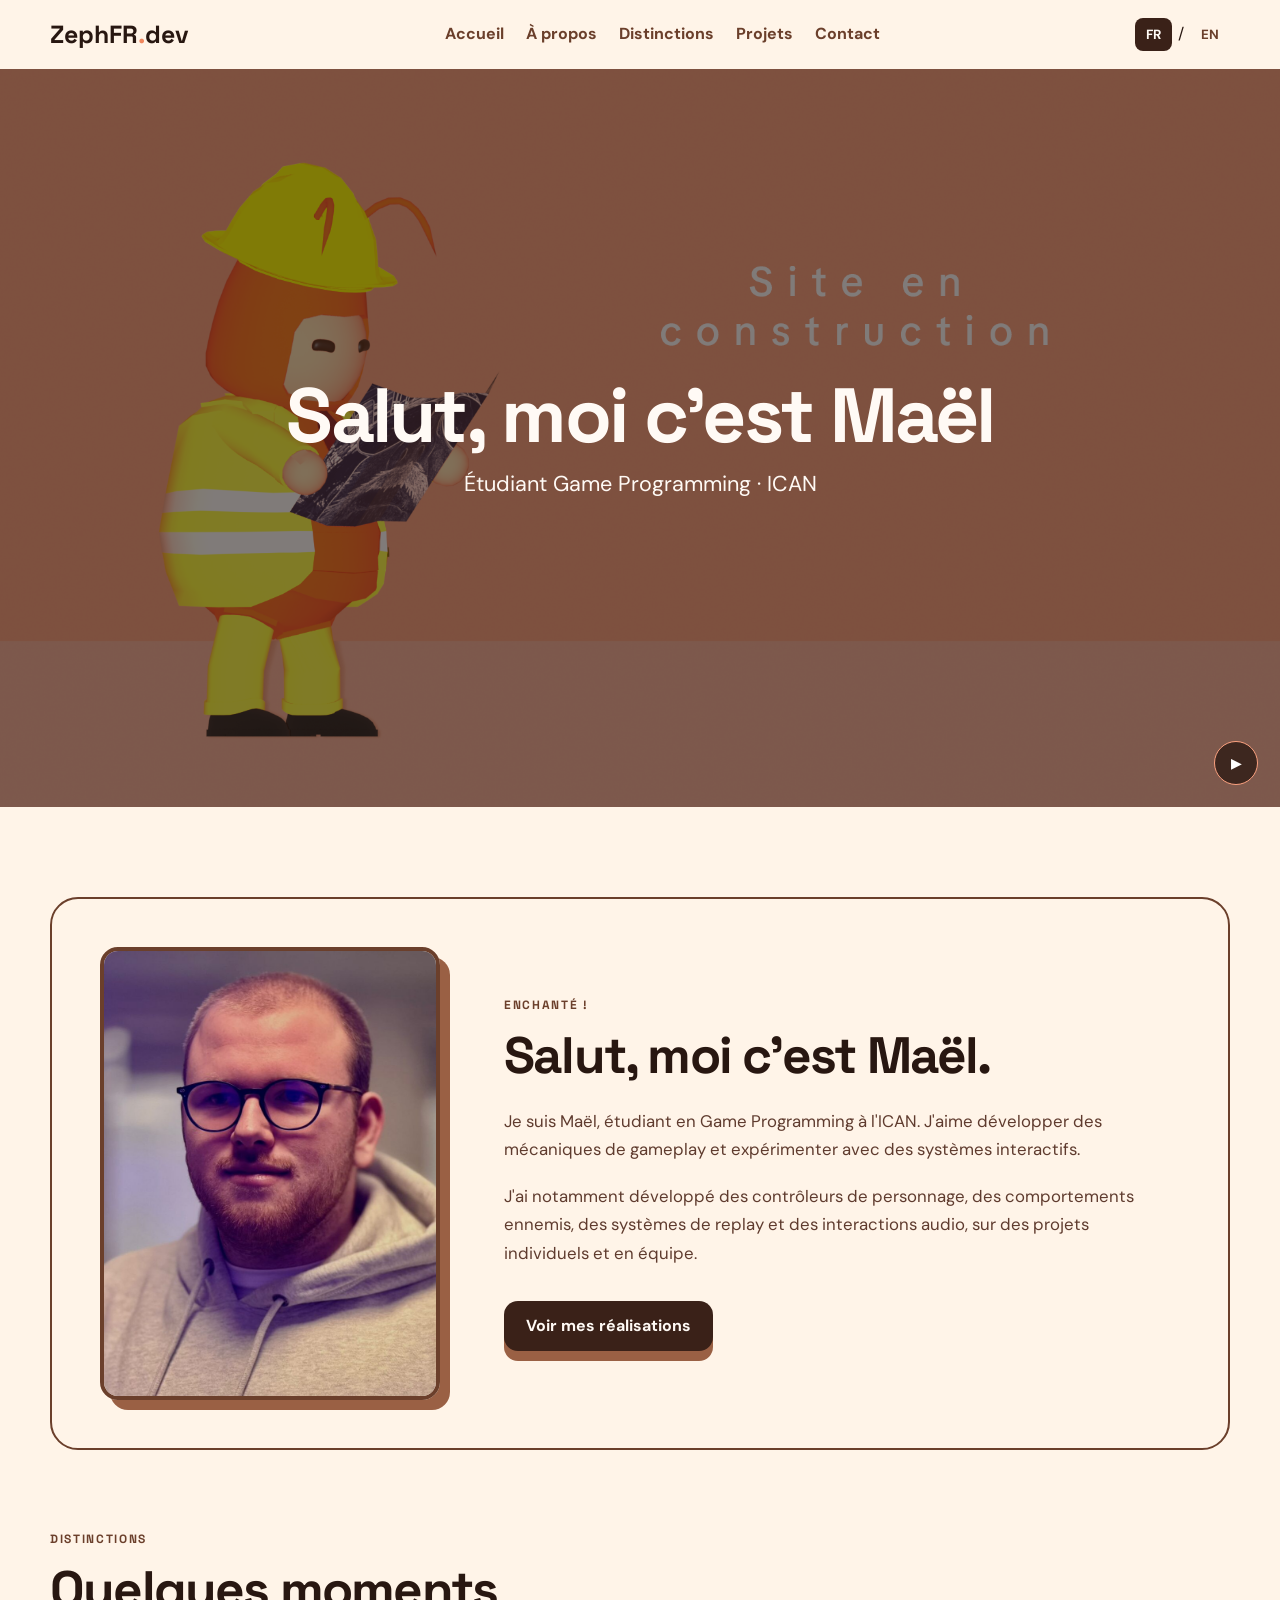
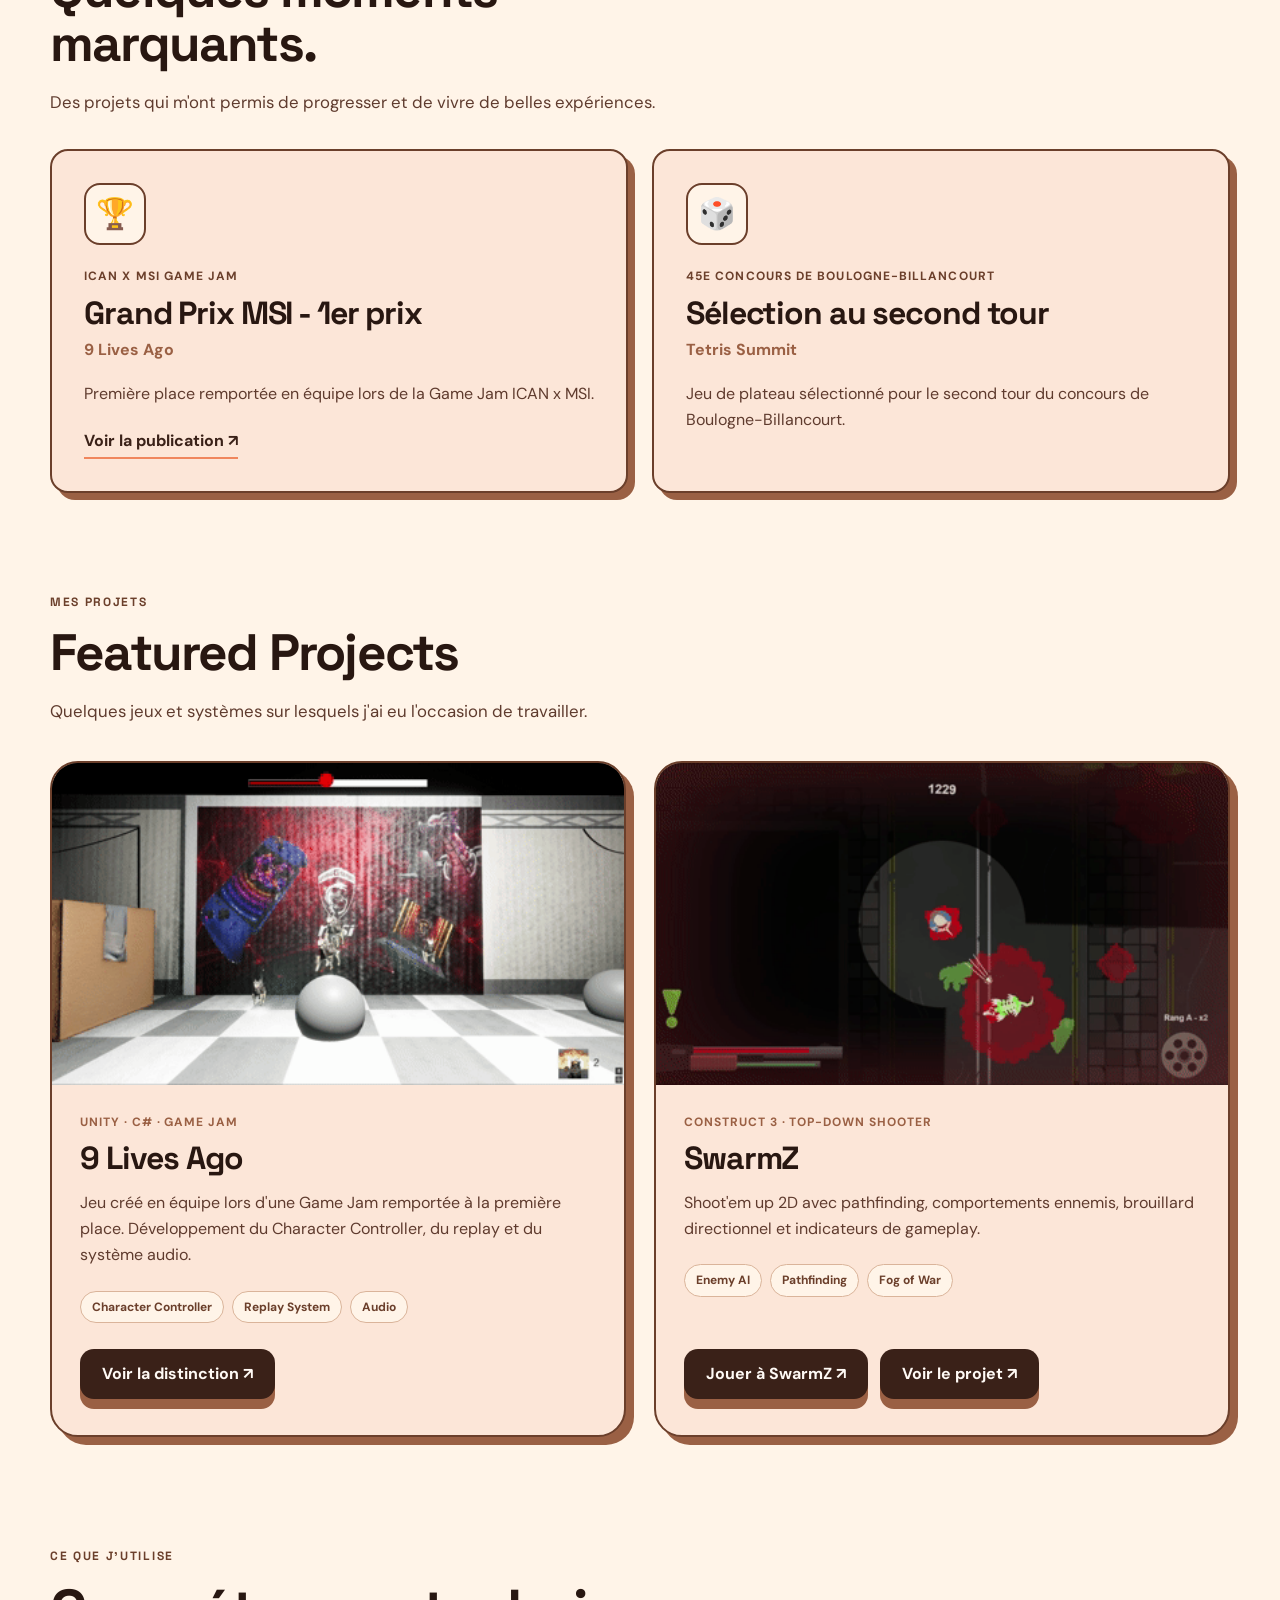
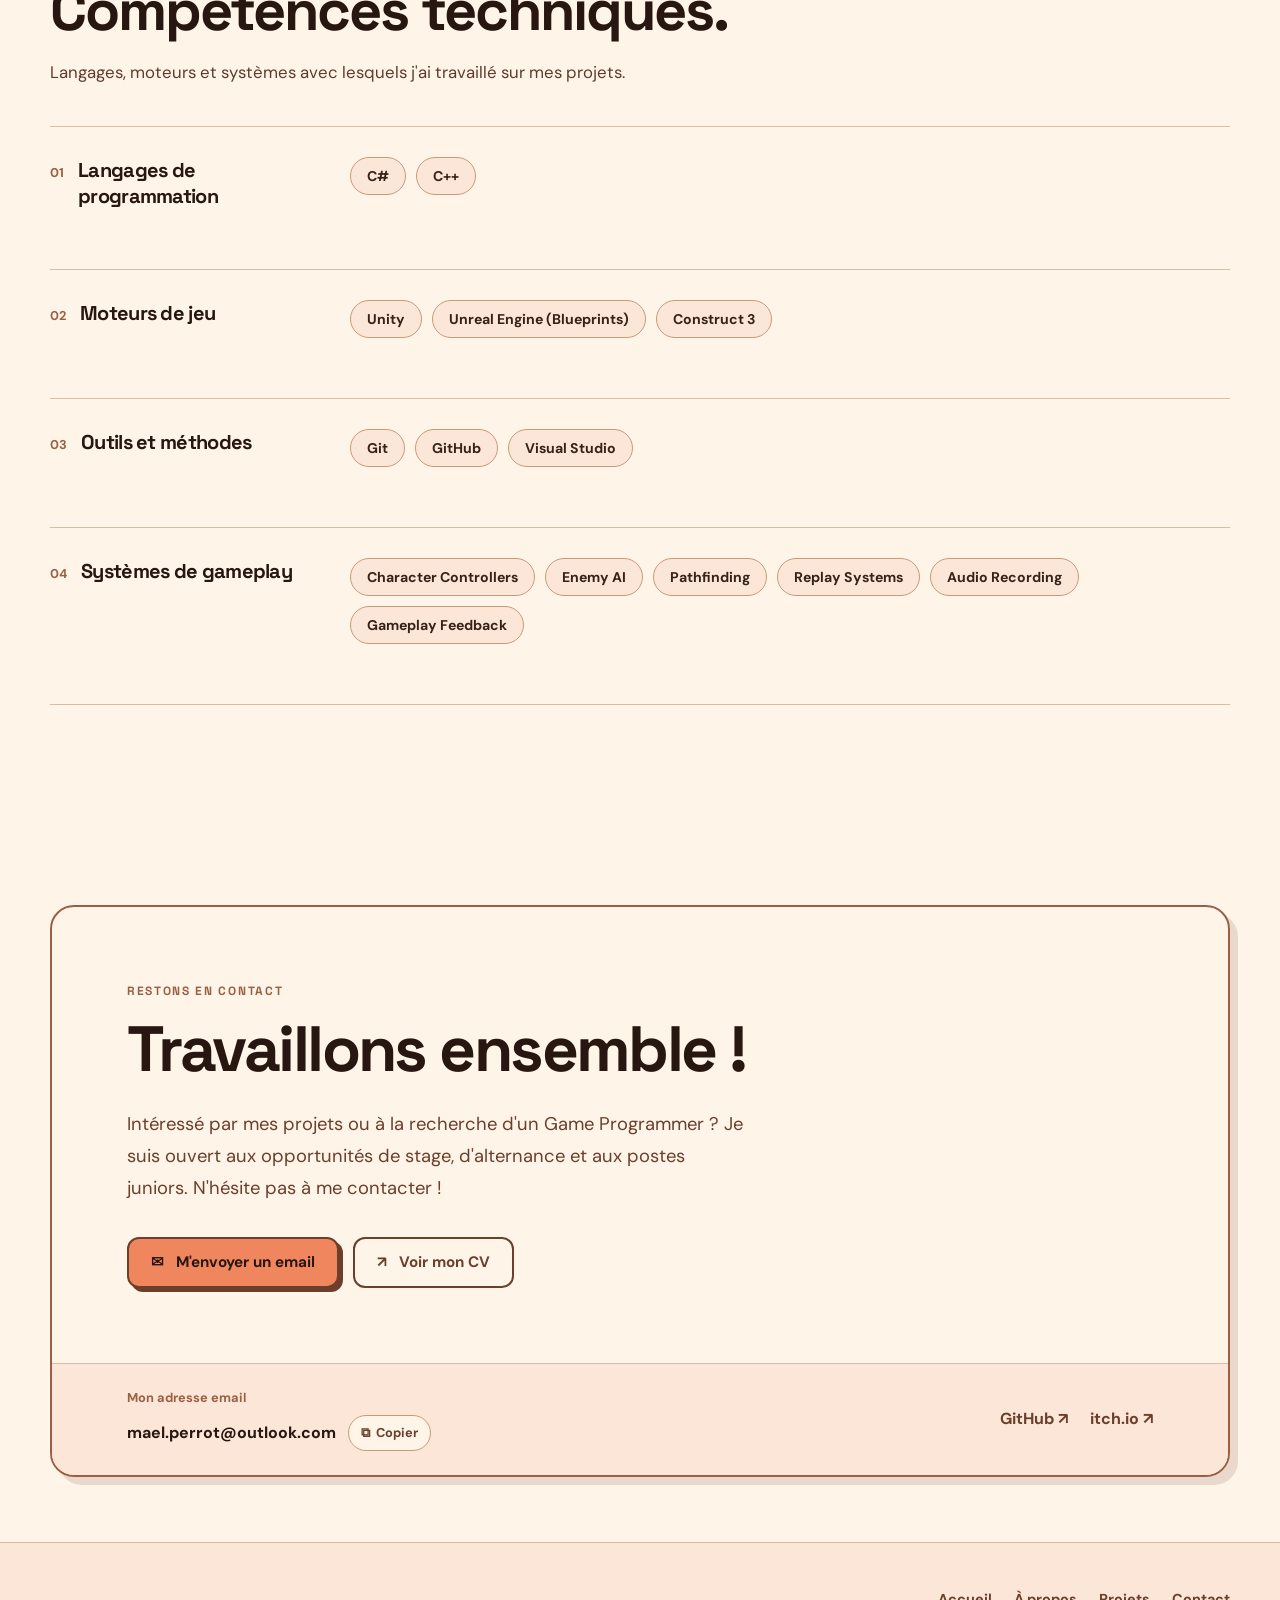
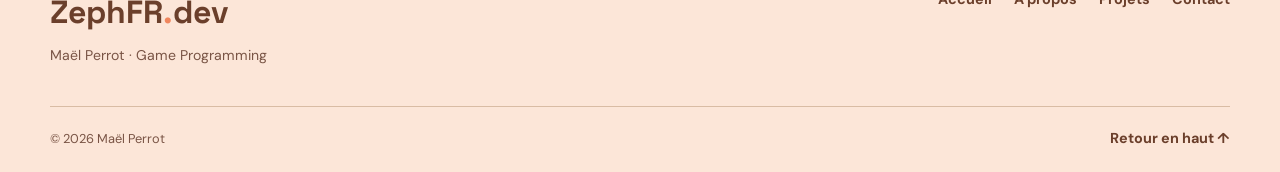
<file: index.html>
<!DOCTYPE html>
<html lang="fr">

<head>
    <meta charset="UTF-8">
    <meta name="viewport" content="width=device-width, initial-scale=1.0">
    <title>ZephFR.dev</title>
    <link rel="stylesheet" href="style/style.css">
    <link rel="icon" type="image/png" href="img/thumbnail.png">

    <link rel="preconnect" href="https://fonts.googleapis.com">

    <link rel="preconnect" href="https://fonts.gstatic.com" crossorigin>

    <link
        href="https://fonts.googleapis.com/css2?family=DM+Sans:wght@400;500;600;700&family=Space+Grotesk:wght@500;600;700&display=swap"
        rel="stylesheet">

</head>

<body>
    <header class="site-header section-shell">
        <a class="site-logo" href="#home">ZephFR<span>.</span>dev</a>
        <nav class="site-nav" id="site-navigation" aria-label="Navigation principale">
            <a href="#home" data-i18n="navHome">Accueil</a>
            <a href="#about-preview" data-i18n="navAbout">À propos</a>
            <a href="#achievements" data-i18n="navAchievements">Distinctions</a>
            <a href="#projects" data-i18n="navProjects">Projets</a>
            <a href="#contact" data-i18n="footerContact">Contact</a>
        </nav>
        <div class="language-switch" role="group" aria-label="Langue / Language">
            <button type="button" class="lang-button" data-lang="fr" aria-pressed="true">FR</button>
            <span aria-hidden="true">/</span>
            <button type="button" class="lang-button" data-lang="en" aria-pressed="false">EN</button>
        </div>  
    <button class="mobile-menu-toggle" id="mobile-menu-toggle" type="button" aria-label="Ouvrir le menu" aria-controls="site-navigation" aria-expanded="false">
        <span class="menu-icon" aria-hidden="true"></span>
    </button>
</header>
    <main>
        <section class="hero" id="home">

            <video class="hero-video" id="hero-video" autoplay muted loop playsinline preload="metadata"
                poster="img/UnderConstuction.png">
                <source src="videos/hero-showreel.mp4" type="video/mp4">
            </video>

            <div class="hero-video-shade" aria-hidden="true"></div>
            <div class="hero-content">
                <h1 data-i18n="heroTitle">
                    Salut, moi c'est Maël
                </h1>

                <p data-i18n="heroSubtitle">
                    Étudiant Game Programming · ICAN
                </p>
            </div>
            <button class="hero-video-control" id="hero-video-control" type="button"
                aria-label="Mettre la vidéo en pause">❚❚</button>

        </section>

        <!-- ABOUT PREVIEW -->

        <!-- ABOUT ME -->
        <section class="about-preview section-shell" id="about-preview" aria-labelledby="about-heading">

            <!-- Photo -->
            <div class="about-preview-image reveal">
                <img src="img/ZephPicture.jpg" alt="Portrait de Maël Perrot" width="600" height="800" loading="lazy">
            </div>

            <!-- Presentation -->
            <div class="about-preview-content reveal">

                <p class="eyebrow" data-i18n="aboutEyebrow">
                    ENCHANTÉ !
                </p>

                <h2 id="about-heading" data-i18n="aboutHeading">
                    Salut, moi c'est Zeph.
                </h2>

                <p data-i18n="aboutDescription">
                    Je suis Maël Perrot, étudiant en Game Programming à l'ICAN Paris. J'aime transformer des idées en
                    mécaniques de gameplay et comprendre comment différents systèmes interagissent.
                </p>

                <p data-i18n="aboutExperience">
                    J'ai notamment développé des contrôleurs de personnage, des comportements ennemis, des systèmes de
                    replay et des interactions audio, sur des projets individuels et en équipe.
                </p>

                <a href="#projects" class="button button-primary" data-i18n="aboutButton">
                    Découvrir mes projets
                </a>

            </div>
        </section>


        <!-- ACHIEVEMENTS -->

        <!-- ACHIEVEMENTS -->
        <section class="achievements section-shell" id="achievements" aria-labelledby="achievements-heading">

            <!-- Section heading -->
            <div class="section-heading reveal">

                <p class="eyebrow" data-i18n="awardsEyebrow">
                    DISTINCTIONS
                </p>

                <h2 id="achievements-heading" data-i18n="awardsHeading">
                    Quelques moments marquants.
                </h2>

                <p class="section-intro" data-i18n="awardsDescription">
                    Des projets qui m'ont permis de progresser et de vivre de belles expériences.
                </p>

            </div>

            <!-- Cards -->
            <div class="achievement-grid">

                <!-- 9 Lives Ago -->
                <article class="achievement-card reveal">

                    <div class="achievement-icon" aria-hidden="true">
                        🏆
                    </div>

                    <p class="achievement-label">
                        ICAN x MSI GAME JAM
                    </p>

                    <h3 data-i18n="awardOneTitle">
                        Grand Prix MSI - 1er prix
                    </h3>

                    <p class="achievement-project">
                        9 Lives Ago
                    </p>

                    <p class="achievement-description" data-i18n="awardOneDescription">
                        Première place remportée en équipe lors de la Game Jam ICAN x MSI.
                    </p>

                    <a href="https://www.instagram.com/p/DebjutMCF1s/" class="achievement-link" target="_blank"
                        rel="noopener noreferrer" data-i18n="awardOneLink">
                        Voir la publication ↗
                    </a>

                </article>

                <!-- Tetris Summit -->
                <article class="achievement-card reveal">

                    <div class="achievement-icon" aria-hidden="true">
                        🎲
                    </div>

                    <p class="achievement-label" data-i18n="awardTwoCategory">
                        CONCOURS DE BOULOGNE-BILLANCOURT
                    </p>

                    <h3 data-i18n="awardTwoTitle">
                        Sélection au second tour
                    </h3>

                    <p class="achievement-project">
                        Tetris Summit
                    </p>

                    <p class="achievement-description" data-i18n="awardTwoDescription">
                        Jeu de plateau sélectionné pour le second tour du concours de Boulogne-Billancourt.
                    </p>

                </article>

            </div>

        </section>


        <!-- FEATURED PROJECTS -->
        <section class="featured-projects section-shell" id="projects" aria-labelledby="projects-heading">

            <div class="section-heading reveal">

                <p class="eyebrow" data-i18n="projectsEyebrow">
                    MES PROJETS
                </p>

                <h2 id="projects-heading" data-i18n="projectsHeading">
                    Featured Projects
                </h2>

                <p class="section-intro" data-i18n="projectsDescription">
                    Quelques jeux et systèmes sur lesquels j'ai eu l'occasion de travailler.
                </p>

            </div>

            <div class="featured-grid">

                <!-- 9 LIVES AGO -->
                <article class="featured-card reveal">

                    <div class="featured-media">
                        <img src="img/NineLivesAgo-Thumbnail.gif" alt="Capture de gameplay de 9 Lives Ago"
                            loading="lazy">
                    </div>

                    <div class="featured-content">

                        <p class="featured-category">
                            UNITY · C# · GAME JAM
                        </p>

                        <h3>9 Lives Ago</h3>

                        <p class="featured-description" data-i18n="nineLivesDescription">
                            Jeu créé en équipe lors d'une Game Jam remportée à la première place.Développement du
                            Character Controller,du replay et du système audio.
                        </p>

                        <div class="featured-tags">
                            <span>Character Controller</span>
                            <span>Replay System</span>
                            <span>Audio</span>
                        </div>

                        <div class="featured-actions">
                            <a href="#achievements" class="button button-primary" data-i18n="nineLivesButton">
                                Voir la distinction ↗
                            </a>
                        </div>

                    </div>

                </article>

                <!-- SWARMZ -->
                <article class="featured-card reveal">

                    <div class="featured-media">
                        <img src="img/SwarmZ-Thumbnail.gif" alt="Capture de gameplay de SwarmZ" loading="lazy">
                    </div>

                    <div class="featured-content">

                        <p class="featured-category">
                            CONSTRUCT 3 · TOP-DOWN SHOOTER
                        </p>

                        <h3>SwarmZ</h3>

                        <p class="featured-description" data-i18n="swarmzDescription">
                            Shoot'em up 2D avec pathfinding, comportements ennemis, brouillard directionnel et
                            indicateurs de gameplay.
                        </p>

                        <div class="featured-tags">
                            <span>Enemy AI</span>
                            <span>Pathfinding</span>
                            <span>Fog of War</span>
                        </div>

                        <div class="featured-actions">

                            <a href="games/TopDownShooter/index.html" class="button button-primary" target="_blank" rel="noopener noreferrer" data-i18n="playSwarmz">
                                Jouer à SwarmZ ↗
                            </a>
                            <a href="projects/SwarmZ/" class="button button-primary" data-i18n="swarmzProjectButton">
                                Voir le projet ↗
                            </a>

                        </div>

                    </div>

                </article>

            </div>

        </section>


        <!-- TECHNICAL SKILLS -->
        <section class="technical-skills section-shell" id="skills" aria-labelledby="skills-heading">

            <div class="section-heading reveal">

                <p class="eyebrow" data-i18n="skillsEyebrow">
                    CE QUE J'UTILISE
                </p>

                <h2 id="skills-heading" data-i18n="skillsHeading">
                    Technical Skills.
                </h2>

                <p class="skills-intro" data-i18n="skillsIntro">
                    Langages, moteurs et systèmes avec lesquels
                    j'ai travaillé sur mes projets.
                </p>

            </div>

            <!-- Les catégories seront créées en JavaScript -->
            <div class="skills-list" id="skills-list"></div>

        </section>

        
<!-- =========================
     CONTACT
========================= -->

<section class="contact-section section-shell"
         id="contact"
         aria-labelledby="contact-heading">

    <div class="contact-card reveal">

        <div class="contact-content">

            <p class="eyebrow" data-i18n="contactEyebrow">
                RESTONS EN CONTACT
            </p>

            <h2 id="contact-heading" data-i18n="contactHeading">
                Travaillons ensemble !
            </h2>

            <p class="contact-description"
               data-i18n="contactDescription">
                Intéressé par mes projets ou à la recherche
                d'un Game Programmer ? N'hésite pas
                à me contacter.
            </p>

            <div class="contact-actions">

                <a class="contact-button contact-button-primary"
                   id="contact-email-link"
                   href="#">
                    <span aria-hidden="true">✉</span>
                    <span data-i18n="contactEmailButton">
                        M'envoyer un email
                    </span>
                </a>

                <a class="contact-button contact-button-secondary"
                   href="assets/CV.pdf"
                   target="_blank"
                   rel="noopener noreferrer">
                    <span aria-hidden="true">↗</span>
                    <span data-i18n="contactCvButton">
                        Voir mon CV
                    </span>
                </a>

            </div>

        </div>

        <div class="contact-bottom">

            <div class="contact-email-area">
                <span class="contact-small-label"
                      data-i18n="contactEmailLabel">
                    Mon adresse email
                </span>

                <div class="contact-email-row">
                    <span id="contact-email-text"></span>

                    <button class="contact-copy-button"
                            id="contact-copy-email"
                            type="button"
                            data-i18n-aria-label="contactCopyEmail">
                        <span aria-hidden="true">⧉</span>
                        <span data-i18n="contactCopyEmail">
                            Copier
                        </span>
                    </button>
                </div>
            </div>

            <div class="contact-socials">
                <a href="https://github.com/ZephFR"
                   target="_blank"
                   rel="noopener noreferrer">
                    GitHub ↗
                </a>

                <!-- Replace with your actual profile URL -->
                <a href="https://zeph-fr.itch.io/"
                   id="contact-itch-link"
                   data-i18n="contactItch">
                    itch.io ↗
                </a>
            </div>

        </div>
    </div>
</section>
</main>
<footer class="site-footer">

    <div class="footer-inner section-shell">

        <div class="footer-top">

            <div class="footer-brand">
                <a class="footer-logo" href="#home">
                    ZephFR<span>.</span>dev
                </a>

                <p data-i18n="footerDescription">
                    Maël Perrot · Game Programming
                </p>
            </div>

            <nav class="footer-nav"
                 aria-label="Footer navigation">

                <a href="#home" data-i18n="navHome">
                    Accueil
                </a>

                <a href="#about" data-i18n="navAbout">
                    À propos
                </a>

                <a href="#projects" data-i18n="navProjects">
                    Projets
                </a>

                <a href="#contact" data-i18n="footerContact">
                    Contact
                </a>

            </nav>

        </div>

        <div class="footer-bottom">

            <p>© <span id="footer-year">2026</span>
               Maël Perrot</p>

            <a href="#home"
               class="footer-back-top"
               data-i18n="footerBackTop">
                Retour en haut ↑
            </a>

        </div>
    </div>

</footer>

    <script src="script/script.js" defer></script>
</body>

</html>
</file>
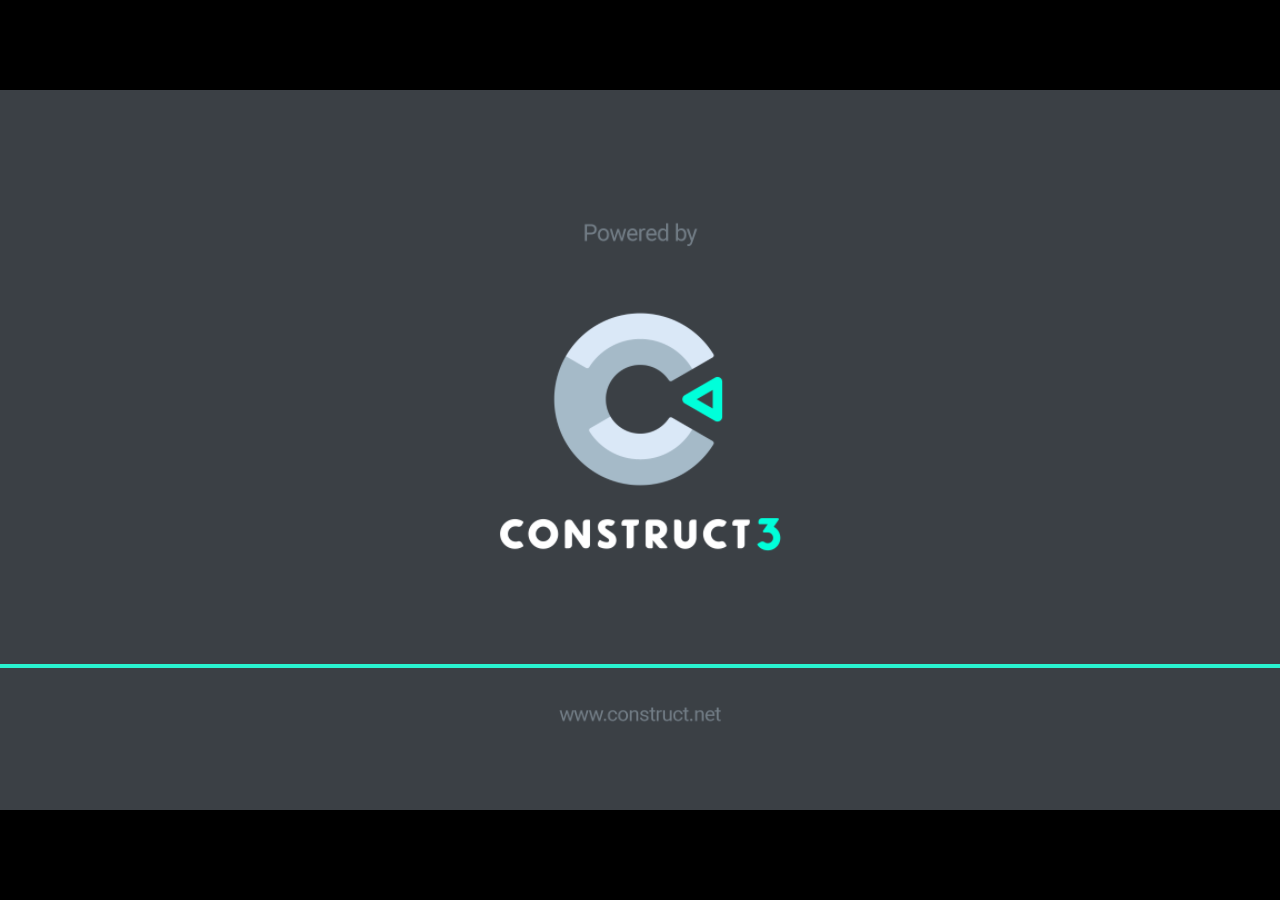
<file: games/TopDownShooter/index.html>
<!DOCTYPE html>
<html>
<head>
    <meta charset="UTF-8">
	<title>TopDownShooter</title>
	<meta name="viewport" content="width=device-width, initial-scale=1.0, maximum-scale=1.0, minimum-scale=1.0, user-scalable=no">
	
	<!-- Made with Construct, the game and app creator :: https://www.construct.net -->
	<meta name="generator" content="Scirra Construct">



	<link rel="manifest" href="appmanifest.json">
	<link rel="apple-touch-icon" sizes="128x128" href="icons/icon-128.png">
	<link rel="apple-touch-icon" sizes="256x256" href="icons/icon-256.png">
	<link rel="apple-touch-icon" sizes="512x512" href="icons/icon-512.png">
	<link rel="icon" type="image/png" href="icons/icon-512.png">

	<link rel="stylesheet" href="style.css">



</head> 
 
<body>

	

<script>
if (location.protocol.substr(0, 4) === "file")
{
	alert("Web exports won't work until you upload them. (When running on the file: protocol, browsers block many features from working for security reasons.)");
}
</script>
	
	<noscript>
		<div id="notSupportedWrap">
			<h2 id="notSupportedTitle">This content requires JavaScript</h2>
			<p class="notSupportedMessage">JavaScript appears to be disabled. Please enable it to view this content.</p>
		</div>
	</noscript>
	<script src="scripts/modernjscheck.js"></script>
	<script src="scripts/supportcheck.js"></script>
	<script src="scripts/offlineclient.js" type="module"></script>
	<script src="scripts/main.js" type="module"></script>
	<script src="scripts/register-sw.js" type="module"></script>

</body> 
</html>
</file>
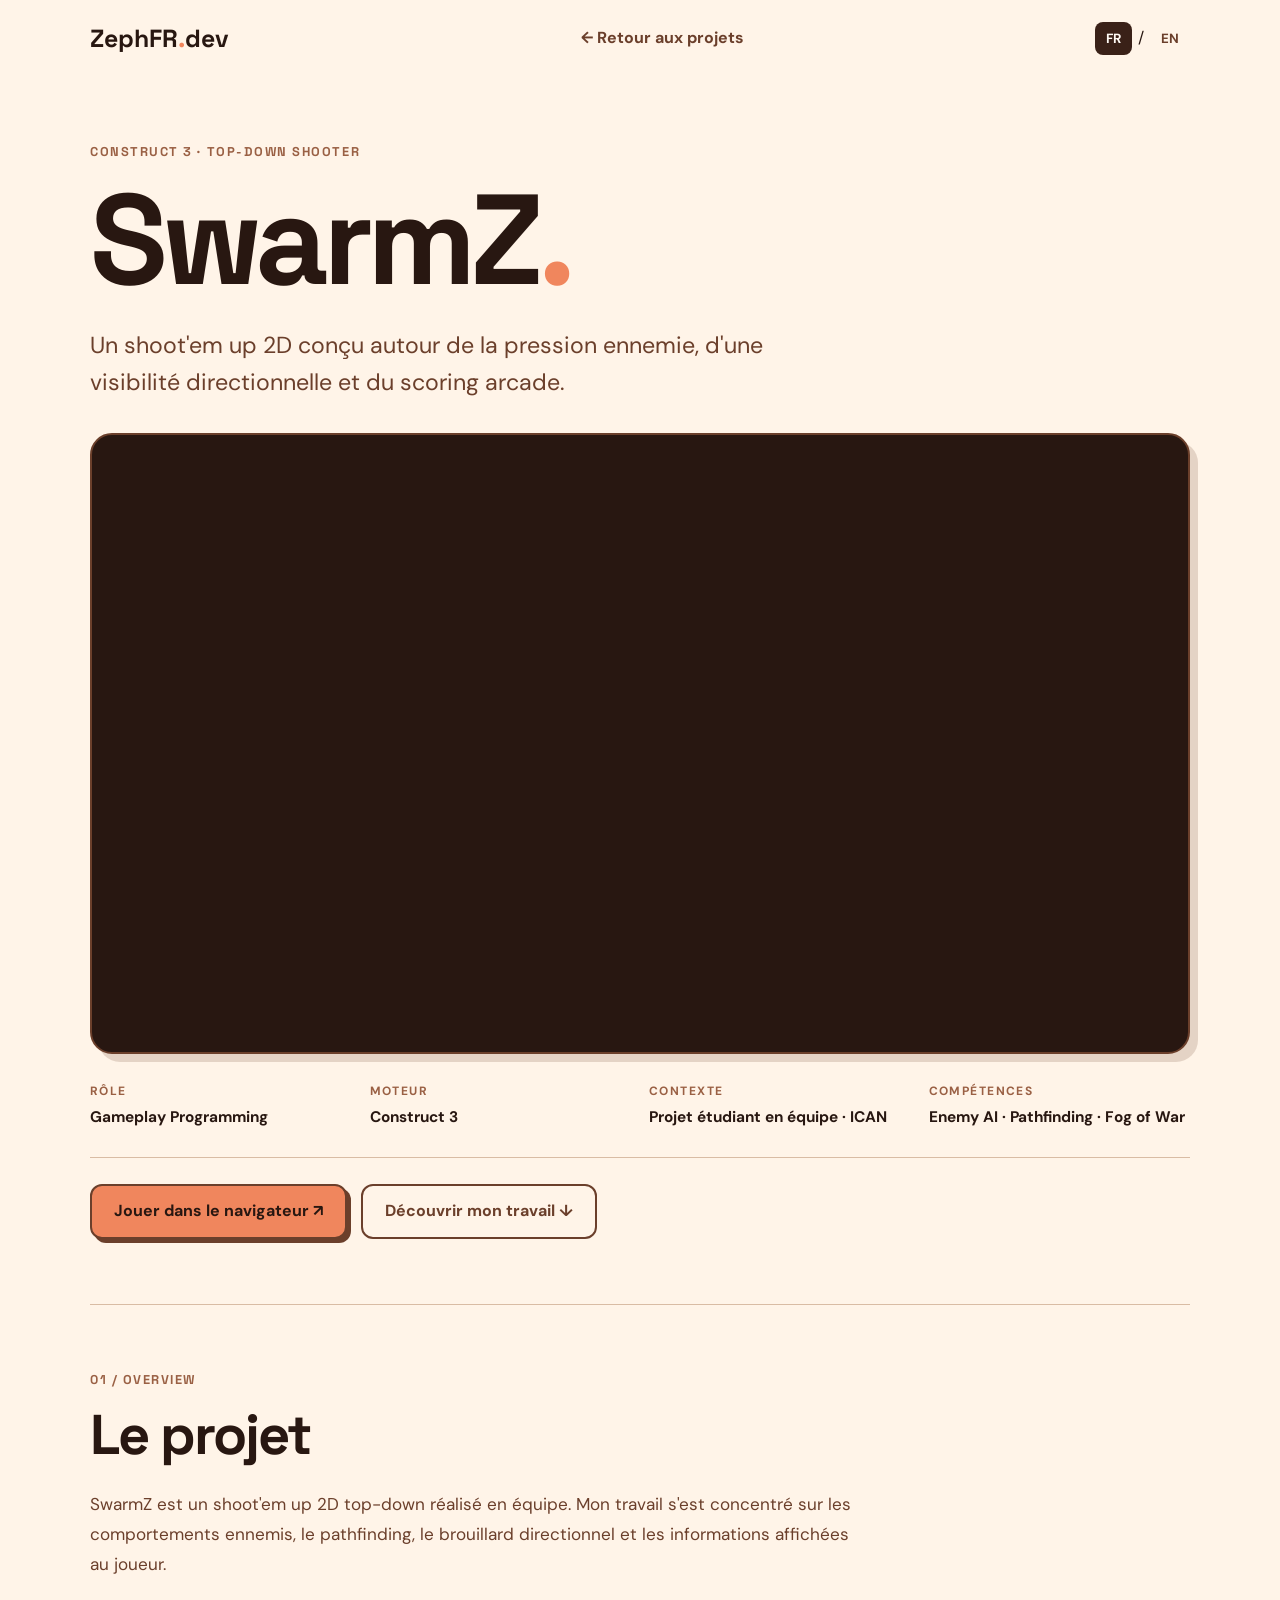
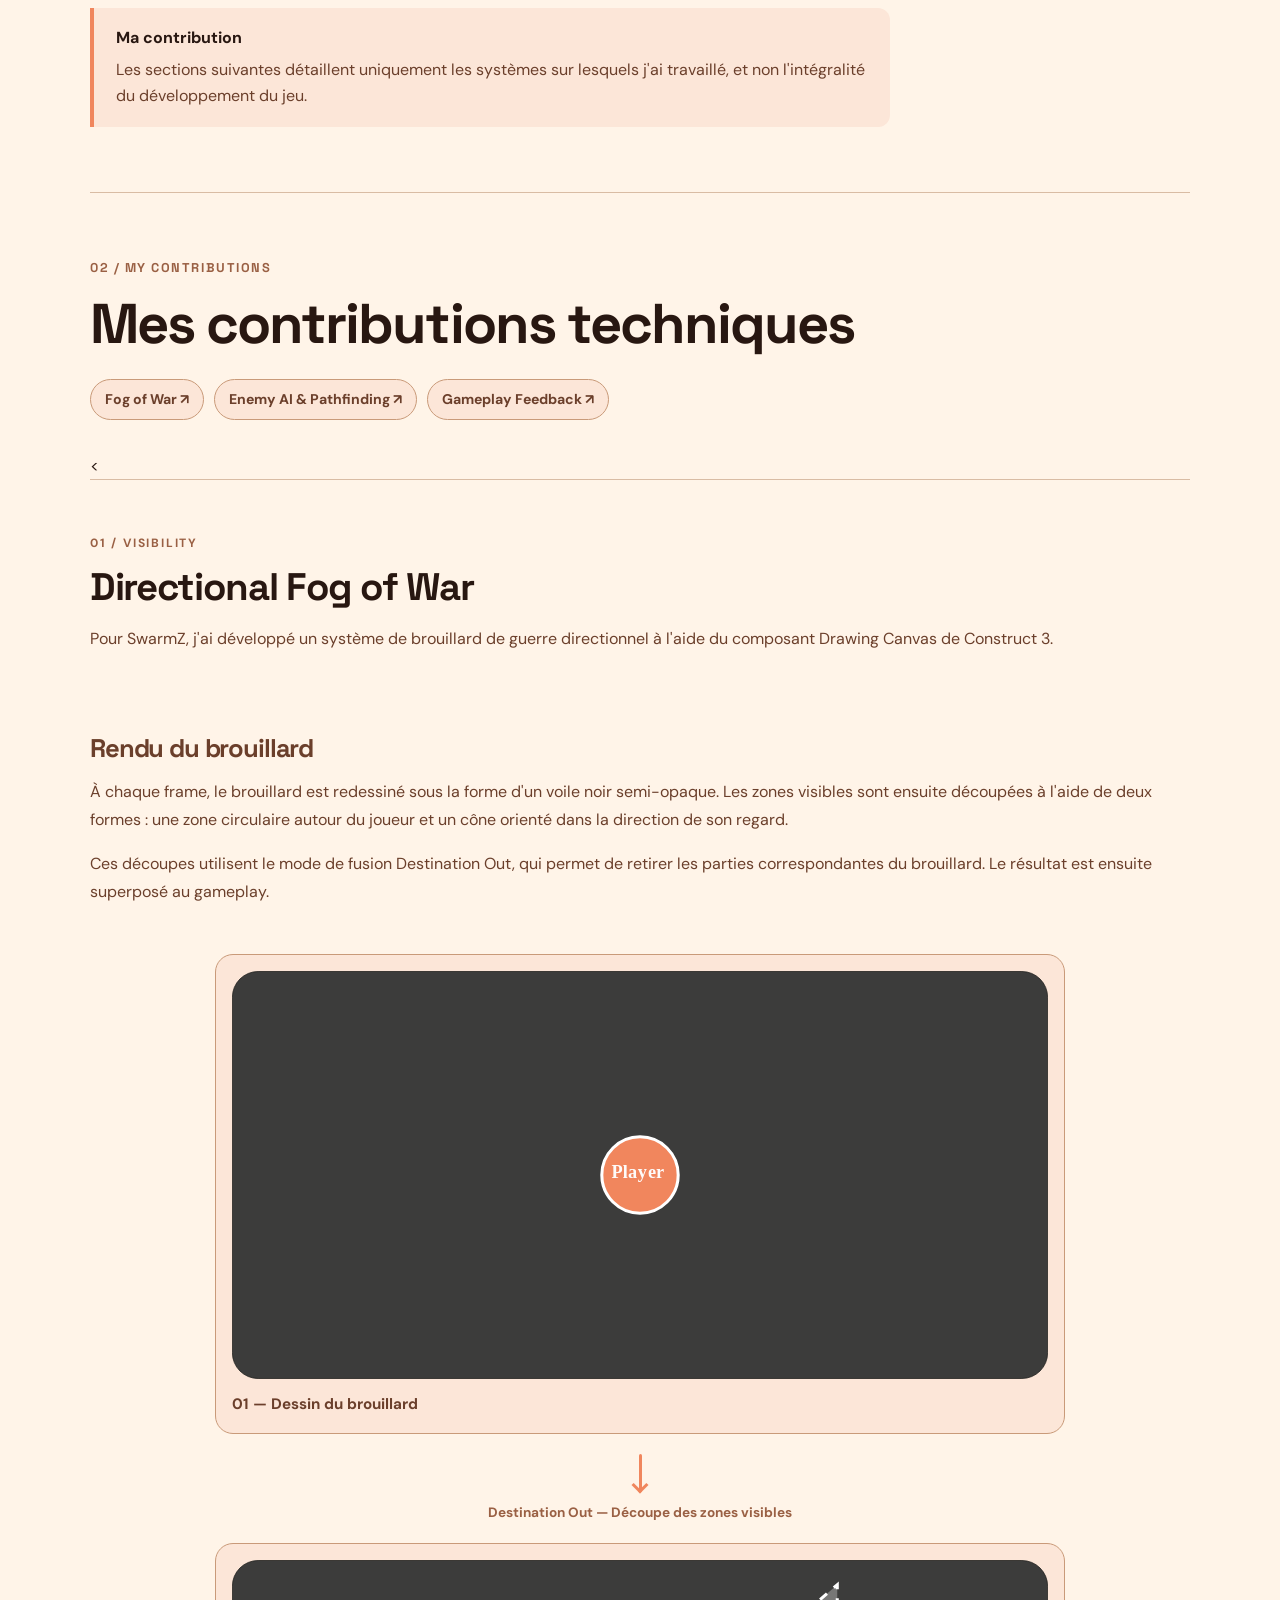
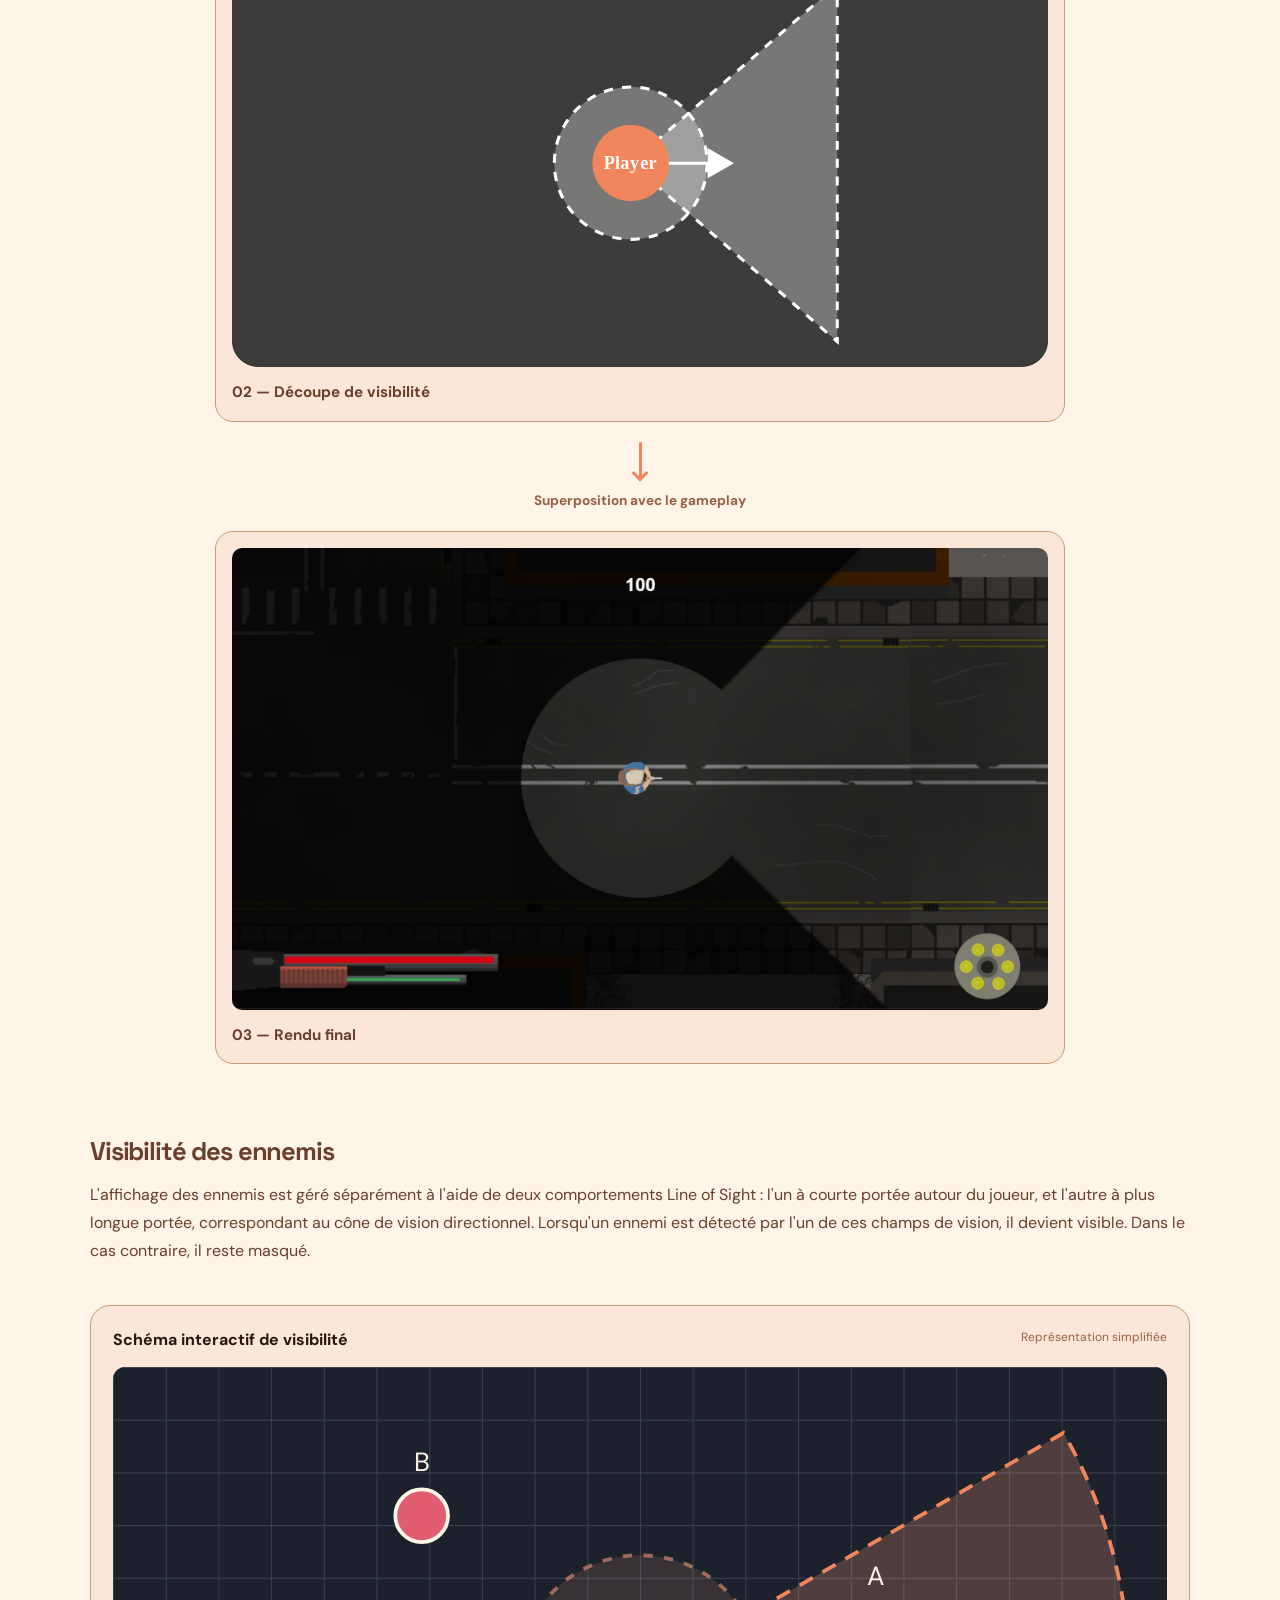
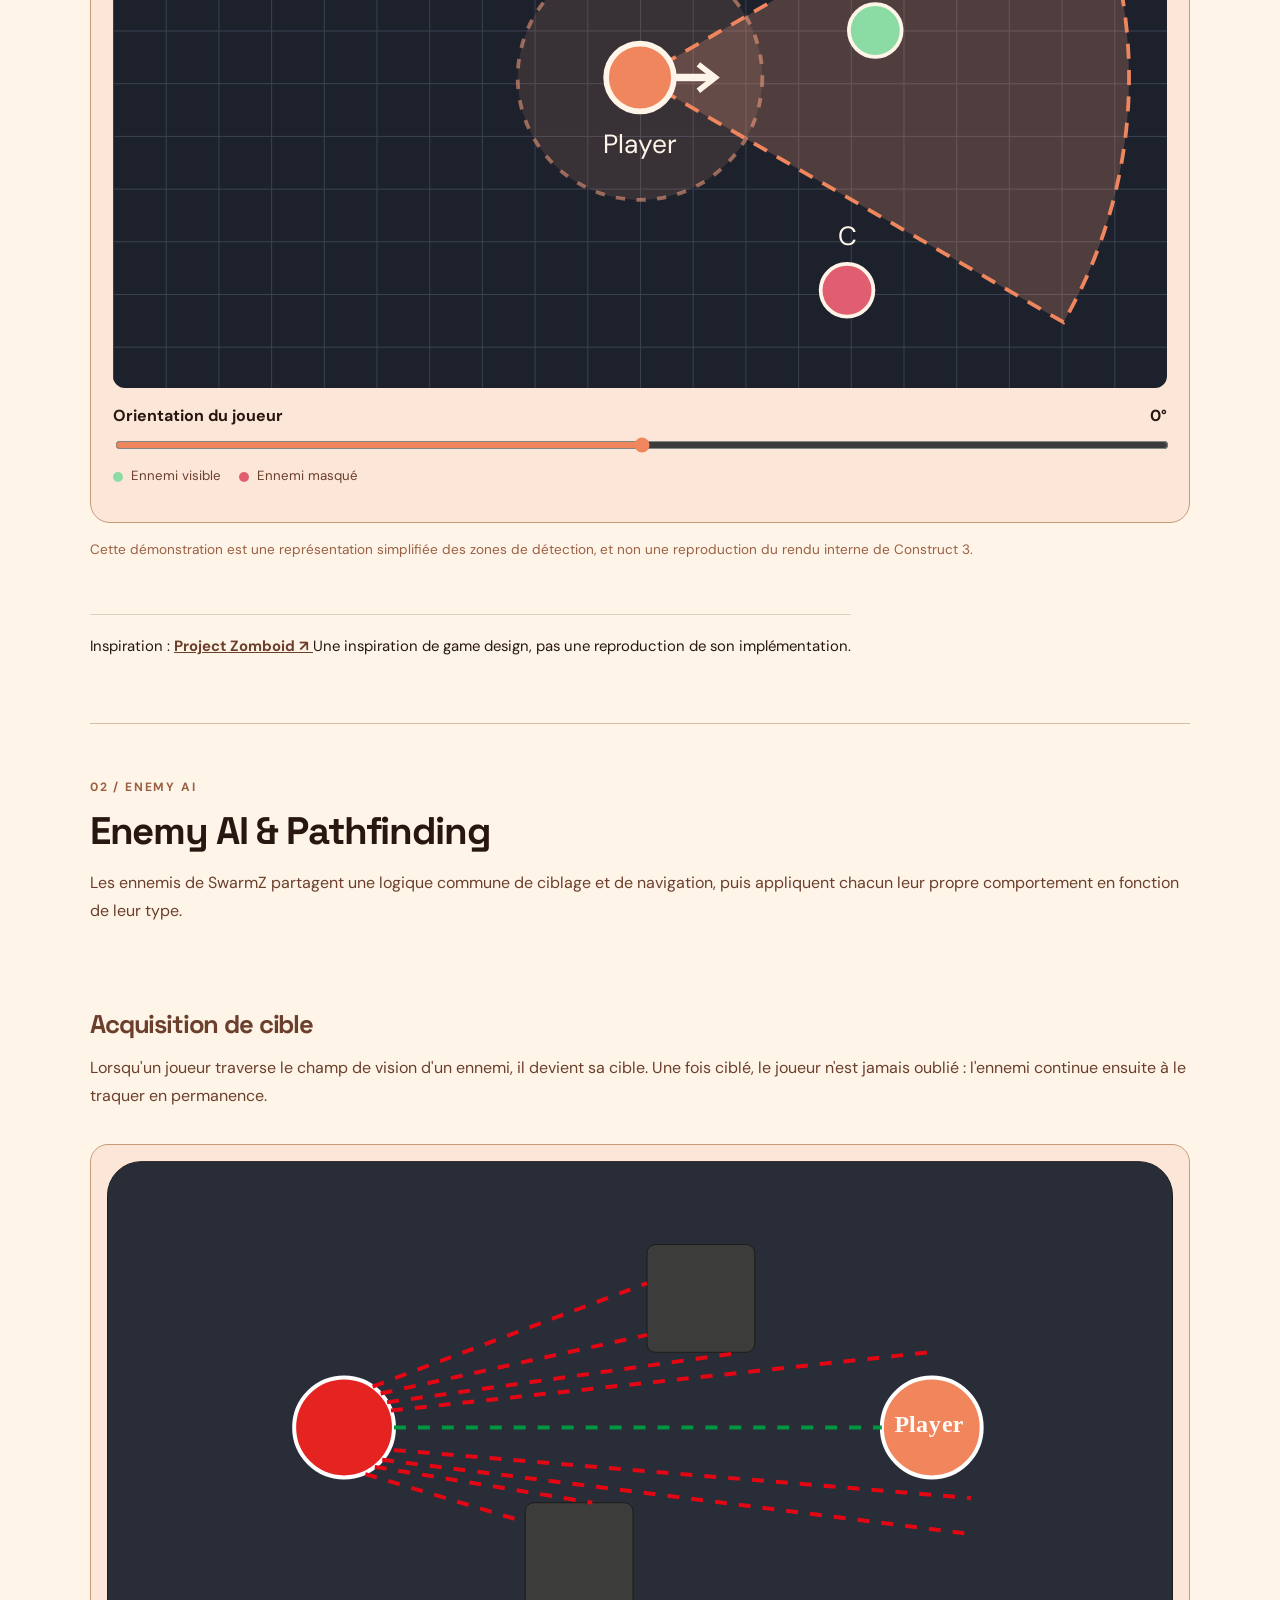
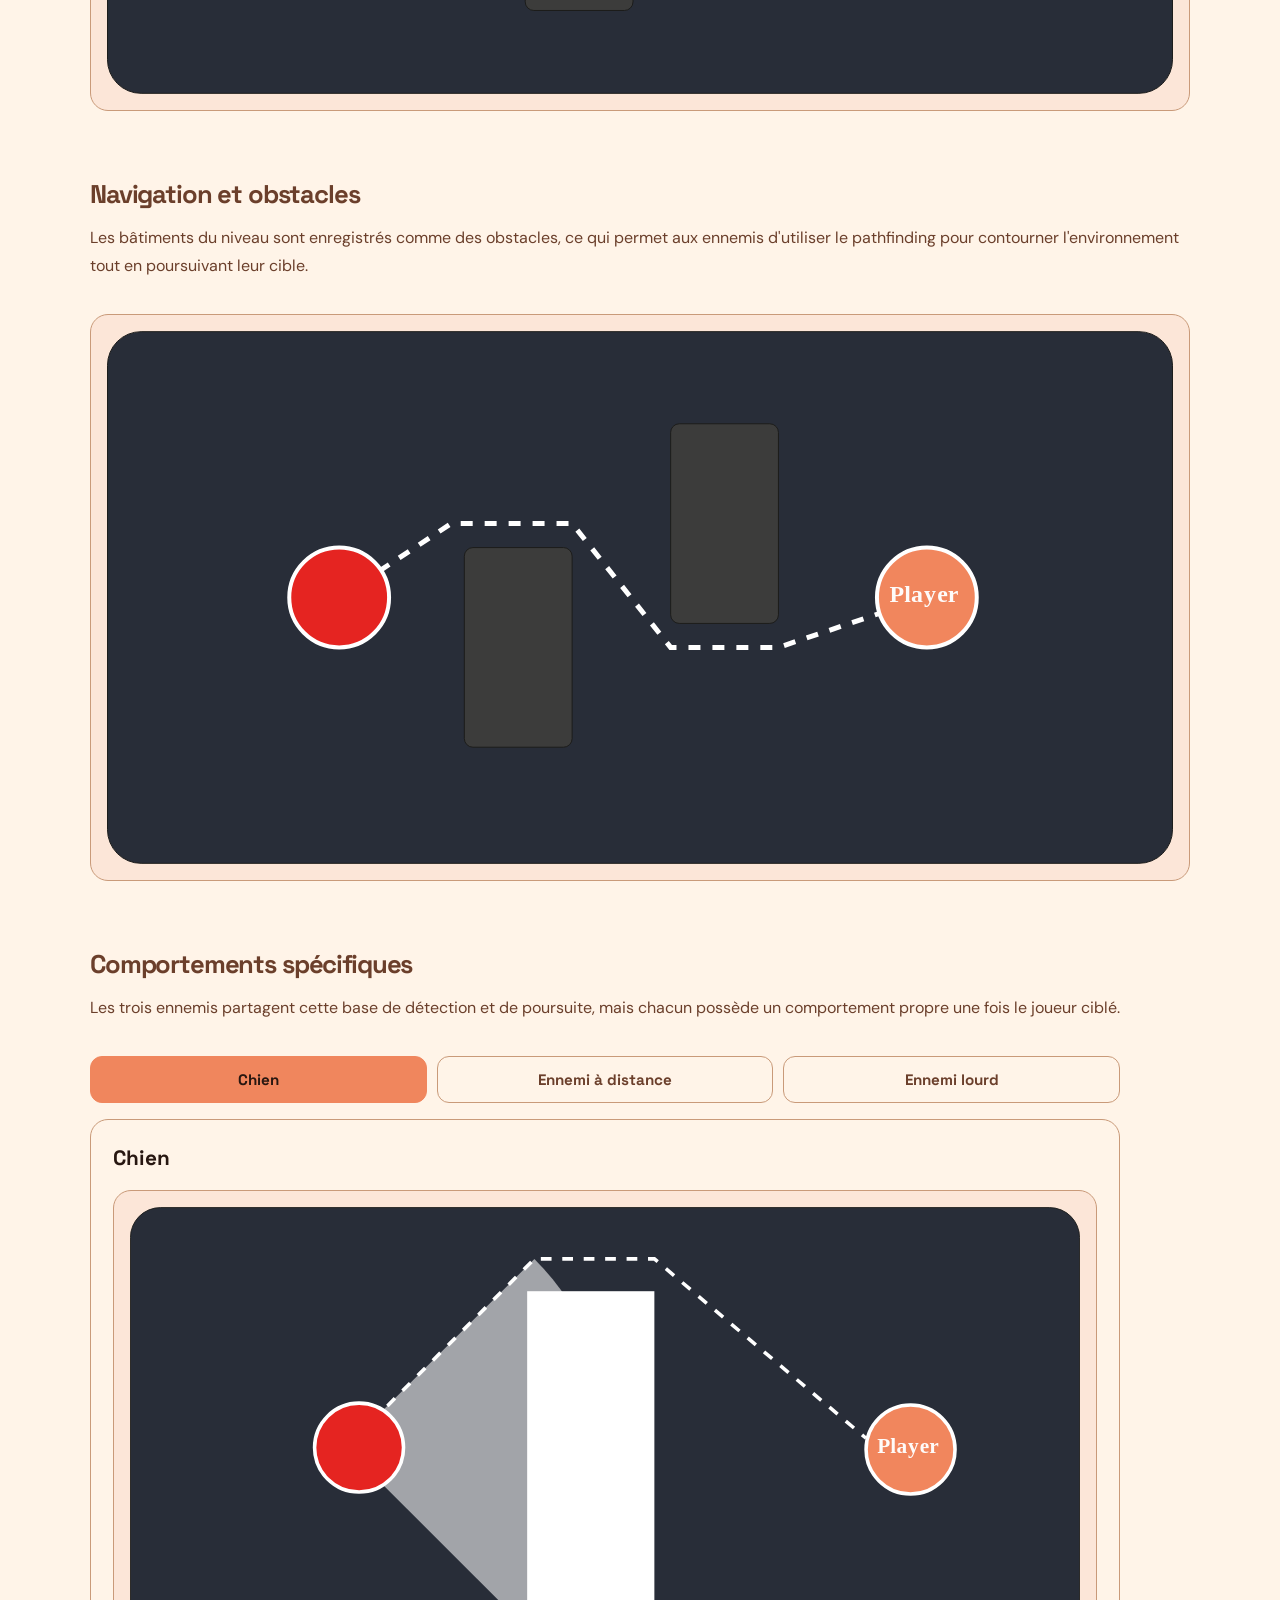
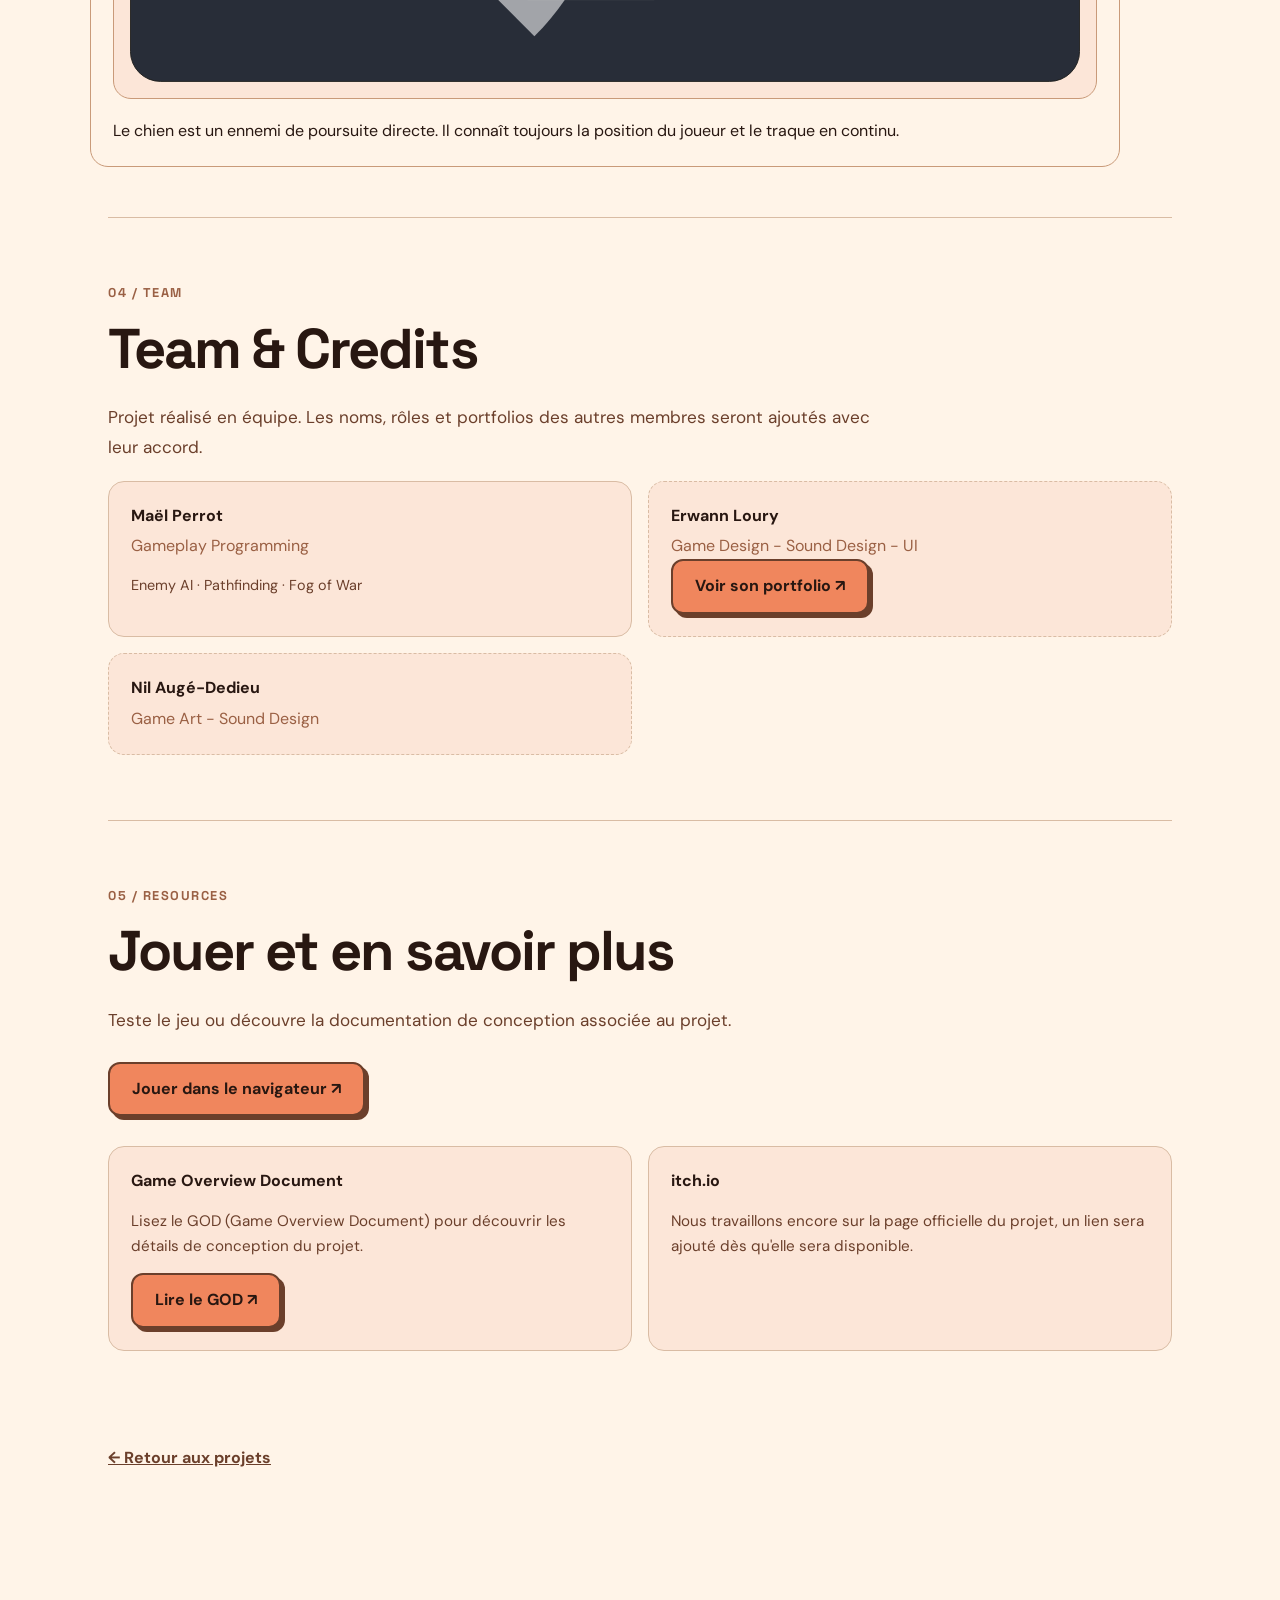
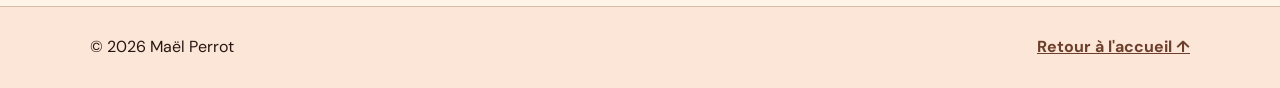
<file: projects/SwarmZ/index.html>
<!DOCTYPE html>
<html lang="fr">

<head>
    <meta charset="UTF-8">
    <meta name="viewport"
          content="width=device-width, initial-scale=1.0">

    <meta name="description"
          content="SwarmZ — projet de Game Programming :
          IA ennemie, pathfinding, fog of war et gameplay feedback.">

    <title>SwarmZ — ZephFR.dev</title>

    <link rel="icon" href="../../img/thumbnail.png">

    <!-- Fonts -->
    <link rel="preconnect"
          href="https://fonts.googleapis.com">

    <link rel="preconnect"
          href="https://fonts.gstatic.com"
          crossorigin>

    <link href="https://fonts.googleapis.com/css2?family=DM+Sans:wght@400;500;600;700&family=Space+Grotesk:wght@500;600;700&display=swap"
          rel="stylesheet">

    <!-- Main portfolio CSS -->
    <link rel="stylesheet" href="../../style/style.css">

    <!-- SwarmZ page CSS -->
    <link rel="stylesheet" href="swarmz.css">

    <script src="swarmz.js" defer></script>
</head>

<body class="swarmz-page">

<!-- =========================
     NAVIGATION
========================= -->

<header class="project-topbar section-shell">

    <a class="site-logo" href="../../index.html#home">
        ZephFR<span>.</span>dev
    </a>

    <a class="back-link"
       href="../../index.html#projects"
       data-i18n="back">
        ← Retour aux projets
    </a>

    <div class="language-switch"
         role="group"
         aria-label="Language / Langue">

        <button class="lang-button"
                type="button"
                data-lang="fr"
                aria-pressed="true">
            FR
        </button>

        <span>/</span>

        <button class="lang-button"
                type="button"
                data-lang="en"
                aria-pressed="false">
            EN
        </button>

    </div>

</header>

<main>

    <!-- =========================
         PROJECT HERO
    ========================= -->

    <section class="project-hero section-shell"
             aria-labelledby="project-title">

        <p class="eyebrow">
            CONSTRUCT 3 · TOP-DOWN SHOOTER
        </p>

        <h1 id="project-title">
            SwarmZ<span class="dot">.</span>
        </h1>

        <p class="hero-lead" data-i18n="lead">
            Un shoot'em up 2D conçu autour de la pression
            ennemie, d'une visibilité directionnelle
            et du scoring arcade.
        </p>

        <!-- Replace this GIF with a gameplay video later -->
        <div class="hero-media">

            <iframe class="gameplay-video"
            src="https://www.youtube-nocookie.com/embed/mWgDWCS27hg?si=VyHyoRUl1wKYanQB"
            title="SwarmZ — Gameplay"
            loading="lazy"
            referrerpolicy="strict-origin-when-cross-origin"
            allow="accelerometer; autoplay; encrypted-media; gyroscope; picture-in-picture; web-share"
            allowfullscreen>
            </iframe>
        </div>

        <!-- Project information -->

        <div class="facts">

            <div>
                <small data-i18n="roleLabel">RÔLE</small>
                <strong>Gameplay Programming</strong>
            </div>

            <div>
                <small data-i18n="engineLabel">MOTEUR</small>
                <strong>Construct 3</strong>
            </div>

            <div>
                <small data-i18n="contextLabel">CONTEXTE</small>
                <strong data-i18n="context">
                    Projet étudiant en équipe · ICAN
                </strong>
            </div>

            <div>
                <small data-i18n="focusLabel">COMPÉTENCES</small>
                <strong>
                    Enemy AI · Pathfinding · Fog of War
                </strong>
            </div>

        </div>

        <div class="actions">

            <a class="project-button primary"
               href="../../games/TopDownShooter/index.html"
               target="_blank"
               rel="noopener noreferrer"
               data-i18n="play">
                Jouer dans le navigateur ↗
            </a>

            <a class="project-button secondary"
               href="#technical"
               data-i18n="technicalLink">
                Découvrir mon travail ↓
            </a>

        </div>

    </section>


    <!-- =========================
         OVERVIEW
    ========================= -->

    <section class="section-shell project-section"
             id="overview">

        <p class="eyebrow">01 / OVERVIEW</p>

        <h2 data-i18n="overviewTitle">
            Le projet
        </h2>

        <p data-i18n="overviewText">
            SwarmZ est un shoot'em up 2D top-down
            réalisé en équipe. Mon travail s'est concentré
            sur les comportements ennemis, le pathfinding,
            le brouillard directionnel et les informations
            affichées au joueur.
        </p>

        <div class="project-note">

            <strong data-i18n="responsibilityTitle">
                Ma contribution
            </strong>

            <p data-i18n="responsibilityText">
                Les sections suivantes détaillent uniquement
                les systèmes sur lesquels j'ai travaillé,
                et non l'intégralité du développement du jeu.
            </p>

        </div>

    </section>


    <!-- =========================
         TECHNICAL CONTRIBUTIONS
    ========================= -->

    <section class="section-shell project-section"
             id="technical">

        <p class="eyebrow">02 / MY CONTRIBUTIONS</p>

        <h2 data-i18n="contribTitle">
            Mes contributions techniques
        </h2>

        <!-- Shortcuts -->

        <div class="quick-links">
            <a href="#fog">Fog of War ↗</a>
            <a href="#ai">Enemy AI & Pathfinding ↗</a>
            <a href="#hud">Gameplay Feedback ↗</a>
        </div>
        
        
        <!-- =========================
        FOG OF WAR
        ========================= -->
        
        <
<article class="breakdown" id="fog">

    <!-- =========================
         01 - INTRODUCTION
    ========================= -->

    <div class="breakdown-copy">

        <span class="chapter">
            01 / VISIBILITY
        </span>

        <h3>Directional Fog of War</h3>

        <p data-i18n="fogText">
            Pour SwarmZ, j'ai développé un système de
            brouillard de guerre directionnel à l'aide
            du composant Drawing Canvas de Construct 3.
        </p>

    </div>


    <!-- =========================
         02 - FOG RENDERING
    ========================= -->

    <section class="fog-section">

        <div class="breakdown-copy">

            <h4 data-i18n="fogRenderingTitle">
                Fog Rendering
            </h4>

            <p data-i18n="fogRendering">
                À chaque frame, le brouillard est
                redessiné sous la forme d'un voile noir
                semi-opaque. Les zones visibles sont
                ensuite découpées à l'aide de deux
                formes : une zone circulaire autour du
                joueur et un cône orienté dans la
                direction de son regard.
            </p>

            <p data-i18n="fogCompositing">
                Ces découpes utilisent le mode de fusion
                Destination Out, qui permet de retirer
                les parties correspondantes du brouillard.
                Le résultat est ensuite superposé
                au gameplay.
            </p>

        </div>


        <!-- FOG ILLUSTRATIONS -->

        <div class="fog-steps">

            <!-- STEP 1 : DRAW FOG -->

            <figure class="fog-step">

                <img
                    src="svg/PlayerInFog.svg"
                    alt="FogCanvas filled with a semi-transparent black overlay"
                    loading="lazy">

                <figcaption data-i18n="fogStepDraw">
                    01 — Dessin du brouillard
                </figcaption>

            </figure>


            <!-- TRANSITION 1 -->

            <div class="fog-transition" aria-hidden="true">

                <span class="fog-arrow"></span>

                <span data-i18n="fogTransitionCut">
                    Destination Out — Découpe des zones visibles
                </span>

            </div>


            <!-- STEP 2 : CUTOUT -->

            <figure class="fog-step">

                <img
                    src="svg/PlayerViewCutout.svg"
                    alt="Circular and directional areas cut out from the fog"
                    loading="lazy">

                <figcaption data-i18n="fogStepCut">
                    02 — Découpe de visibilité
                </figcaption>

            </figure>


            <!-- TRANSITION 2 -->

            <div class="fog-transition" aria-hidden="true">

                <span class="fog-arrow"></span>

                <span data-i18n="fogTransitionRender">
                    Superposition avec le gameplay
                </span>

            </div>


            <!-- STEP 3 : FINAL RESULT -->

            <figure class="fog-step">

                <img
                    src="img/InGameFog.png"
                    alt="Final in-game fog of war rendering"
                    loading="lazy">

                <figcaption data-i18n="fogStepFinal">
                    03 — Rendu final
                </figcaption>

            </figure>

        </div>

    </section>


    <!-- =========================
         03 - ENEMY VISIBILITY
    ========================= -->

    <section class="fog-section">

        <div class="breakdown-copy">

            <h4 data-i18n="fogEnemyTitle">
                Enemy Visibility
            </h4>

            <p data-i18n="fogEnemyVisibility">
                L'affichage des ennemis est géré
                séparément à l'aide de deux comportements
                Line of Sight : l'un à courte portée
                autour du joueur, et l'autre à plus
                longue portée, correspondant au cône
                de vision directionnel.

                Lorsqu'un ennemi est détecté par
                l'un de ces champs de vision, il devient
                visible. Dans le cas contraire,
                il reste masqué.
            </p>

        </div>


        <!-- INTERACTIVE DEMONSTRATION -->

        <div class="demo-card">

            <div class="demo-head">

                <strong data-i18n="demoTitle">
                    Schéma interactif de visibilité
                </strong>

                <span data-i18n="demoSimplified">
                    Représentation simplifiée
                </span>

            </div>


            <svg
                id="fog-demo"
                viewBox="0 0 560 330"
                role="img"
                aria-label="Simplified directional visibility demonstration">

                <defs>

                    <pattern
                        id="demo-grid"
                        width="28"
                        height="28"
                        patternUnits="userSpaceOnUse">

                        <path
                            d="M28 0H0V28"
                            fill="none"
                            stroke="#3A4151"
                            stroke-width="1"/>

                    </pattern>

                </defs>


                <!-- BACKGROUND -->

                <rect
                    width="560"
                    height="330"
                    fill="#1C212C"/>

                <rect
                    width="560"
                    height="330"
                    fill="url(#demo-grid)"/>


                <!-- SHORT-RANGE VISION -->

                <circle
                    cx="280"
                    cy="165"
                    r="65"
                    fill="#FBA17F"
                    fill-opacity="0.12"
                    stroke="#FBA17F"
                    stroke-opacity="0.55"
                    stroke-width="2"
                    stroke-dasharray="5 6"/>


                <!-- DIRECTIONAL VISION -->

                <g
                    id="vision-rotator"
                    transform="rotate(0 280 165)">

                    <path
                        d="M280 165 L505 35 A260 260 0 0 1 505 295 Z"
                        fill="#FBA17F"
                        fill-opacity="0.23"
                        stroke="#F0865D"
                        stroke-width="2"
                        stroke-dasharray="8 6"/>

                    <!-- DIRECTION ARROW -->

                    <path
                        d="M280 165 L318 165"
                        stroke="#FFF4E8"
                        stroke-width="4"/>

                    <path
                        d="M311 158 L320 165 L311 172"
                        stroke="#FFF4E8"
                        stroke-width="3"
                        fill="none"/>

                </g>


                <!-- ENEMIES -->

                <g class="demo-enemy" data-x="405" data-y="140">

                    <circle cx="405" cy="140" r="14"/>

                    <text x="405" y="116">A</text>

                </g>

                <g class="demo-enemy" data-x="164" data-y="79">

                    <circle cx="164" cy="79" r="14"/>

                    <text x="164" y="55">B</text>

                </g>

                <g class="demo-enemy" data-x="390" data-y="278">

                    <circle cx="390" cy="278" r="14"/>

                    <text x="390" y="254">C</text>

                </g>


                <!-- PLAYER -->

                <circle
                    cx="280"
                    cy="165"
                    r="18"
                    fill="#F0865D"
                    stroke="#FFF4E8"
                    stroke-width="3"/>

                <text
                    x="280"
                    y="205"
                    text-anchor="middle"
                    fill="#FFF4E8"
                    font-size="14">
                    Player
                </text>

            </svg>


            <!-- SLIDER -->

            <label for="facing-angle">

                <span data-i18n="angleLabel">
                    Orientation du joueur
                </span>

                <output id="angle-output">
                    0°
                </output>

            </label>

            <input
                type="range"
                id="facing-angle"
                min="-180"
                max="180"
                step="5"
                value="0">


            <!-- LEGEND -->

            <p class="demo-legend">

                <span class="visible-dot"></span>

                <span data-i18n="visible">
                    Ennemi visible
                </span>

                <span class="hidden-dot"></span>

                <span data-i18n="hidden">
                    Ennemi masqué
                </span>

            </p>

        </div>

        <p class="fog-demo-note" data-i18n="fogDemoNote">
            Cette démonstration est une représentation
            simplifiée des zones de détection,
            et non une reproduction du rendu
            interne de Construct 3.
        </p>

    </section>


    <!-- =========================
         04 - INSPIRATION
    ========================= -->

    <p class="reference">

        <span data-i18n="inspiration">
            Inspiration :
        </span>

        <a
            href="https://projectzomboid.com/"
            target="_blank"
            rel="noopener noreferrer">
            Project Zomboid ↗
        </a>

        <span data-i18n="referenceNote">
            Une inspiration de game design,
            pas une reproduction de son implémentation.
        </span>

    </p>

</article>



        <!-- =========================
             ENEMY AI
        ========================= -->

        
<article class="breakdown" id="ai">

    <div class="breakdown-copy">

        <span class="chapter">02 / ENEMY AI</span>

        <h3 data-i18n="aiTitle">
            Enemy AI & Pathfinding
        </h3>

        <p data-i18n="aiIntro"></p>

    </div>

    <!-- TARGET ACQUISITION -->

    <section class="ai-section">

        <div class="breakdown-copy">
            <h4 data-i18n="aiTargetTitle">
                Target Acquisition
            </h4>

            <p data-i18n="aiTargetText"></p>
        </div>

        <figure class="ai-illustration">
            <img
                src="svg/PlayerDetection.svg"
                alt="Target acquisition and persistent player tracking"
                loading="lazy">
        </figure>

    </section>

    <!-- PATHFINDING -->

    <section class="ai-section">

        <div class="breakdown-copy">
            <h4 data-i18n="aiNavigationTitle">
                Navigation & Obstacles
            </h4>

            <p data-i18n="aiNavigationText"></p>
        </div>

        <figure class="ai-illustration">
            <img
                src="svg/PathFinding.svg"
                alt="Enemy navigation around building obstacles"
                loading="lazy">
        </figure>

    </section>

    <!-- ENEMY BEHAVIORS -->

    <section class="ai-section">

        <div class="breakdown-copy">
            <h4 data-i18n="aiVariantsTitle">
                Enemy Behaviors
            </h4>

            <p data-i18n="aiVariantsText"></p>
        </div>

        <div class="enemy-showcase">

            <div class="enemy-tabs"
                 role="tablist"
                 aria-label="Enemy types">

                <button
                    class="enemy-tab is-active"
                    type="button"
                    role="tab"
                    aria-selected="true"
                    aria-controls="enemy-panel-dog"
                    id="enemy-tab-dog"
                    data-enemy="dog"
                    data-i18n="aiDogTitle">
                    Dog
                </button>

                <button
                    class="enemy-tab"
                    type="button"
                    role="tab"
                    aria-selected="false"
                    aria-controls="enemy-panel-ranged"
                    id="enemy-tab-ranged"
                    data-enemy="ranged"
                    data-i18n="aiRangedTitle">
                    Ranged
                </button>

                <button
                    class="enemy-tab"
                    type="button"
                    role="tab"
                    aria-selected="false"
                    aria-controls="enemy-panel-heavy"
                    id="enemy-tab-heavy"
                    data-enemy="heavy"
                    data-i18n="aiHeavyTitle">
                    Heavy
                </button>

            </div>

            <!-- DOG -->

            <section
                class="enemy-panel is-active"
                id="enemy-panel-dog"
                role="tabpanel"
                aria-labelledby="enemy-tab-dog">

                <h5 data-i18n="aiDogTitle">Dog</h5>

                <figure class="ai-illustration">
                    <img
                        src="svg/DogEnnemy.svg"
                        alt="Dog continuously tracks the player"
                        loading="lazy">
                </figure>

                <p data-i18n="aiDogText"></p>

            </section>

            <!-- RANGED -->

            <section
                class="enemy-panel"
                id="enemy-panel-ranged"
                role="tabpanel"
                aria-labelledby="enemy-tab-ranged"
                hidden>

                <h5 data-i18n="aiRangedTitle">
                    Ranged Enemy
                </h5>

                <figure class="ai-illustration">
                    <img
                        src="svg/SpiterEnnemy.svg"
                        alt="Ranged enemy attack after three seconds of line of sight"
                        loading="lazy">
                </figure>

                <p data-i18n="aiRangedText"></p>

            </section>

            <!-- HEAVY -->

            <section
                class="enemy-panel"
                id="enemy-panel-heavy"
                role="tabpanel"
                aria-labelledby="enemy-tab-heavy"
                hidden>

                <h5 data-i18n="aiHeavyTitle">
                    Heavy Enemy
                </h5>

                <figure class="ai-illustration">
                    <img
                        src="svg/TankEnnemy.svg"
                        alt="Heavy enemy spawning and acid puddle abilities"
                        loading="lazy">
                </figure>

                <p data-i18n="aiHeavyText"></p>

            </section>

        </div>

    </section>

</article>

</div>
        </article>


        <!-- =========================
             GAMEPLAY FEEDBACK
        ========================= -->

        <!-- <article class="breakdown" id="hud">

            <div class="breakdown-copy">

                <span class="chapter">
                    03 / FEEDBACK
                </span>

                <h3>Gameplay Feedback & HUD</h3>

                <p data-i18n="hudText">
                    J'ai travaillé sur les indicateurs
                    d'arrivée de projectiles, la perception
                    sonore des ennemis cachés par le brouillard,
                    ainsi que sur le score et le multiplicateur.
                </p>

            </div>

            <div class="illustration-placeholder hud-example">

                <div>
                    <span>!</span>
                    <span>♪</span>
                    <span>x3</span>
                </div>

                <p data-i18n="hudCaption">
                    Exemples d'indicateurs abstraits.
                    Ajouter ensuite une vraie capture
                    annotée du HUD de SwarmZ.
                </p>

            </div>

        </article>

    </section>


    =========================
         CHALLENGES & LESSONS
    ========================= 

    <section class="section-shell project-section"
             id="lessons">

        <p class="eyebrow">03 / PROCESS</p>

        <h2 data-i18n="lessonsTitle">
            Difficultés et apprentissages
        </h2>

        <p data-i18n="lessonsText">
            À compléter avec des exemples concrets :
            problème rencontré, solution testée,
            résultat obtenu.
        </p>

    </section> -->


    <!-- =========================
         TEAM & CREDITS
    ========================= -->

    <section class="section-shell project-section"
             id="team">

        <p class="eyebrow">04 / TEAM</p>

        <h2>Team & Credits</h2>

        <p data-i18n="teamIntro">
            Projet réalisé en équipe. Les noms,
            rôles et portfolios des autres membres
            seront ajoutés avec leur accord.
        </p>

        <div class="credits">

            <div class="credit">

                <strong>Maël Perrot</strong>

                <span>Gameplay Programming</span>

                <p>
                    Enemy AI · Pathfinding · Fog of War
                </p>

            </div>

            <!-- Replace with real teammates -->

            <div class="credit placeholder-credit">

                <strong data-i18n="ErwannName">
                    Erwann Loury
                </strong>

                <span data-i18n="ErwannRole">
                    Game Design - Sound Design - UI
                </span>

                <a class="project-button primary"
               href="https://erwannloury.space/"
               target="_blank"
               rel="noopener noreferrer"
               data-i18n="erwannPortfolio">
                Voir son portfolio ↗
            </a>
            </div>

            <div class="credit placeholder-credit">

                <strong data-i18n="nilName">
                    Nil Augé-Dedieu
                </strong>

                <span data-i18n="nilRole">
                    Game Art - Sound Design
                </span>

            </div>

        </div>

    </section>


    <!-- =========================
         PLAY & RESOURCES
    ========================= -->

    <section class="section-shell project-section resources"
             id="resources">

        <p class="eyebrow">05 / RESOURCES</p>

        <h2 data-i18n="resourcesTitle">
            Jouer et en savoir plus
        </h2>

        <p data-i18n="resourcesIntro">
            Teste le jeu ou découvre la documentation
            de conception associée au projet.
        </p>

        <div class="actions">

            <a class="project-button primary"
               href="../../games/TopDownShooter/index.html"
               target="_blank"
               rel="noopener noreferrer"
               data-i18n="play">
                Jouer dans le navigateur ↗
            </a>

        </div>

        <div class="resource-list">

            <div>

                <strong>Game Overview Document</strong>

                <p data-i18n="godText">
                    Lisez le GOD (Game Overview Document) pour découvrir
                    les détails de conception du projet.
                </p>
                <a class="project-button primary"
               href="docs/GOD_SwarmZ.pdf"
               target="_blank"
               rel="noopener noreferrer"
               data-i18n="readGOD">
                Lire le GOD ↗
            </a>
            </div>

            <div>

                <strong>itch.io</strong>

                <p data-i18n="storePending">
                    Les liens vers les pages officielles du projet seront ajoutés ici lorsqu'elles seront disponibles.
                </p>

            </div>

        </div>

    </section>


    <!-- =========================
         PROJECT NAVIGATION
    ========================= -->

    <nav class="next-project section-shell"
         aria-label="Project navigation">

        <a href="../../index.html#projects"
           data-i18n="back">
            ← Retour aux projets
            
        </a>

    </nav>

</main>


<!-- =========================
     FOOTER
========================= -->

<footer class="project-footer">

    <div class="section-shell">

        <span>
            © <span id="year"></span> Maël Perrot
        </span>

        <a href="../../index.html#home"
           data-i18n="backHome">
            Retour à l'accueil ↑
        </a>

    </div>

</footer>

</body>
</html>
</file>
<file: style/style.css>
:root {
  --coral: #f0865d;
  --peach: #fba17f;
  --cream: #fff4e8;

  --ink: #281711;
  --ink-soft: #5f3b2e;

  --wood: #6b3f2b;
  --wood-dark: #3a2118;
  --wood-light: #9a6044;

  --yellow: #ffd66b;
  --white: #fffaf5;

  --shadow: 0 22px 60px rgba(58, 33, 24, 0.2);

  --radius-lg: 28px;
  --radius-md: 18px;

  --max-width: 1180px;
}


body {
  margin: 0;
  color: var(--ink);
  background: var(--cream);

  font-family: "DM Sans", sans-serif;
  line-height: 1.55;
  overflow-x: hidden;
}

h1, h2, h3, h4 {
  font-family: "Space Grotesk", sans-serif;
  line-height: 1.06;
  letter-spacing: -0.045em;
}

.eyebrow {
  margin: 0 0 14px;

  font-family: "Space Grotesk", sans-serif;
  font-size: 12px;
  font-weight: 700;

  letter-spacing: .14em;
  text-transform: uppercase;
  color: var(--wood);
}


.hero {
    position: relative;
    display: grid;
    place-items: center;
    min-height: 80vh;
    overflow: hidden;
    isolation: isolate;
}

.hero-video {
    position: absolute;
    inset: 0;
    width: 100%;
    height: 100%;
    object-fit: cover;
    z-index: -1;
}

.hero-content {
    position: relative;
    z-index: 1;
    text-align: center;
}


/* Typography */

:root {
    --font-heading: "Space Grotesk", sans-serif;
    --font-body: "DM Sans", sans-serif;
}

body {
    font-family: var(--font-body);
}

h1, h2, h3 {
    font-family: var(--font-heading);
    letter-spacing: -0.035em;
}

button, .button {
    font-family: var(--font-body);
    font-weight: 700;
}


/* =========================
   ABOUT ME
========================= */

.about-preview {
    display: grid;
    grid-template-columns: minmax(220px, 340px) 1fr;

    align-items: center;
    gap: clamp(30px, 5vw, 75px);

    margin-top: 90px;
    margin-bottom: 80px;
    padding: clamp(24px, 4vw, 48px);

    background: var(--cream);
    border: 2px solid var(--wood);
    border-radius: var(--radius-lg);
}

/* Personal photo */

.about-preview-image {
    width: 100%;
    aspect-ratio: 3 / 4;
    overflow: hidden;

    border-radius: var(--radius-md);
    border: 4px solid var(--wood);

    box-shadow: 10px 10px 0 var(--wood-light);
}

.about-preview-image img {
    display: block;
    width: 100%;
    height: 100%;

    object-fit: cover;
    object-position: center;
}

/* Text column */

.about-preview-content {
    min-width: 0;
}

.about-preview-content h2 {
    font-family: "Space Grotesk", sans-serif;
    font-size: clamp(2.1rem, 4vw, 3.5rem);
    line-height: 1.1;

    margin: 10px 0 22px;

    color: var(--ink);
}

.about-preview-content > p:not(.eyebrow) {
    font-family: "DM Sans", sans-serif;
    font-size: 1.05rem;
    line-height: 1.7;

    color: var(--ink-soft);

    margin: 0 0 18px;
    max-width: 650px;
}

.about-preview-content .button {
    margin-top: 16px;
}

/* =========================
   ABOUT ME — MOBILE
========================= */

@media (max-width: 768px) {

    .about-preview {
        grid-template-columns: 1fr;
        gap: 30px;

        padding: 24px;
        margin-top: 50px;
        margin-bottom: 60px;
    }

    .about-preview-image {
        width: min(100%, 280px);
        margin-inline: auto;
    }

    .about-preview-content {
        text-align: center;
    }

    .about-preview-content > p:not(.eyebrow) {
        font-size: 1rem;
    }
}


/* =========================
   ACHIEVEMENTS
========================= */

.achievements {
    margin-top: 80px;
    margin-bottom: 100px;
}

/* Section heading */

.achievements .section-heading {
    max-width: 700px;
    margin-bottom: 32px;
}

.achievements h2 {
    font-family: "Space Grotesk", sans-serif;
    font-size: clamp(2rem, 4vw, 3.5rem);
    color: var(--ink);

    margin: 10px 0 16px;
}

.achievements .section-intro {
    font-family: "DM Sans", sans-serif;
    font-size: 1.05rem;
    color: var(--ink-soft);
    line-height: 1.7;
}

/* Cards layout */

.achievement-grid {
    display: grid;
    grid-template-columns: repeat(2, minmax(0, 1fr));
    gap: 24px;
}

/* Individual cards */

.achievement-card {
    display: flex;
    flex-direction: column;
    align-items: flex-start;

    min-width: 0;
    padding: 32px;

    background: #FCE6D8;
    border: 2px solid var(--wood);
    border-radius: var(--radius-md);

    box-shadow: 7px 7px 0 var(--wood-light);

    transition:
        box-shadow 0.25s ease,
        border-color 0.25s ease;
}

.achievement-card:hover {
    border-color: var(--coral);
    box-shadow: 10px 10px 0 var(--wood-light);
}

/* Trophy / award icon */

.achievement-icon {
    display: grid;
    place-items: center;

    width: 62px;
    height: 62px;
    margin-bottom: 22px;

    background: var(--cream);
    border-radius: 16px;
    border: 2px solid var(--wood);

    font-size: 1.9rem;
}

/* Category */

.achievement-label {
    margin: 0 0 10px;

    font-family: "DM Sans", sans-serif;
    font-size: 0.75rem;
    font-weight: 700;

    letter-spacing: 0.09em;
    text-transform: uppercase;

    color: var(--wood);
}

/* Award title */

.achievement-card h3 {
    font-family: "Space Grotesk", sans-serif;
    font-size: clamp(1.6rem, 2.5vw, 2.1rem);
    line-height: 1.15;

    margin: 0 0 6px;
    color: var(--ink);
}

/* Project name */

.achievement-project {
    margin: 0 0 18px;

    font-weight: 700;
    color: var(--wood-light);
}

/* Description */

.achievement-description {
    color: var(--ink-soft);
    line-height: 1.65;
    margin: 0 0 22px;
}

/* External link */

.achievement-link {
    display: inline-flex;
    align-items: center;

    margin-top: auto;

    color: var(--wood-dark);
    font-weight: 700;
    text-decoration: none;

    border-bottom: 2px solid var(--coral);
    padding-bottom: 3px;
}

.achievement-link:hover {
    color: var(--coral);
}

/* =========================
   RESPONSIVE
========================= */

@media (max-width: 768px) {

    .achievements {
        margin-top: 60px;
        margin-bottom: 70px;
    }

    .achievement-grid {
        grid-template-columns: 1fr;
        gap: 22px;
    }

    .achievement-card {
        padding: 24px;
    }
}

@media (min-width: 769px) {
    .achievement-card:nth-child(2) {
        transition-delay: 120ms;
    }
}

@media (prefers-reduced-motion: reduce) {
    .achievement-card {
        transition: none;
    }
}


/* Mobile */

@media (max-width: 768px) {
    .about-preview {
        grid-template-columns: 1fr;
        padding: 24px;
    }

    .about-preview-image {
        max-width: 220px;
        margin: auto;
    }

    .achievement-grid {
        grid-template-columns: 1fr;
    }
}


.button {
  min-height: 50px;

  display: inline-flex;
  align-items: center;
  justify-content: center;
  gap: 18px;

  padding: 0 22px;
  border: 0;
  border-radius: 14px;

  text-decoration: none;
  font-weight: 700;
  cursor: pointer;

  transition:
    transform .2s ease,
    box-shadow .2s ease,
    background .2s ease;
}

.button:hover {
  transform: translateY(-2px);
}

.button-primary {
  background: var(--wood-dark);
  color: var(--white);

  box-shadow: 0 10px 0 var(--wood-light);
}

.button-primary:hover {
  background: var(--wood);
  box-shadow: 0 7px 0 var(--wood-light);
}

.text-link {
  font-weight: 700;
  text-underline-offset: 4px;
}

.section-shell {
  width: min(calc(100% - 40px), var(--max-width));
  margin-inline: auto;
}


.reveal {
  opacity: 0;
  transform: translateY(24px);

  transition:
    opacity .7s ease,
    transform .7s ease;
}

.reveal.visible {
  opacity: 1;
  transform: none;
}


/* =========================
   FEATURED PROJECTS
========================= */

.featured-projects {
    margin-top: 90px;
    margin-bottom: 110px;
}

.featured-projects .section-heading {
    max-width: 750px;
    margin-bottom: 36px;
}

.featured-projects h2 {
    font-family: "Space Grotesk", sans-serif;
    font-size: clamp(2rem, 4vw, 3.5rem);
    margin: 10px 0 16px;
    color: var(--ink);
}

.featured-projects .section-intro {
    color: var(--ink-soft);
    font-size: 1.05rem;
    line-height: 1.7;
}

/* Grid */

.featured-grid {
    display: grid;
    grid-template-columns: repeat(2, minmax(0, 1fr));
    gap: 28px;
}

/* Project card */

.featured-card {
    display: flex;
    flex-direction: column;
    min-width: 0;
    overflow: hidden;

    background: #FCE6D8;
    border: 2px solid var(--wood);
    border-radius: var(--radius-lg);

    box-shadow: 8px 8px 0 var(--wood-light);
}

/* Image */

.featured-media {
    aspect-ratio: 16 / 9;
    overflow: hidden;
    background: var(--wood-dark);
}

.featured-media img {
    display: block;
    width: 100%;
    height: 100%;

    object-fit: cover;

    transition: transform 0.35s ease;
}

.featured-card:hover .featured-media img {
    transform: scale(1.04);
}

/* Text */

.featured-content {
    display: flex;
    flex-direction: column;
    flex: 1;
    align-items: flex-start;

    padding: 28px;
}

.featured-category {
    font-size: 0.75rem;
    font-weight: 700;
    letter-spacing: 0.08em;

    color: var(--wood-light);
    margin: 0 0 10px;
}

.featured-content h3 {
    font-family: "Space Grotesk", sans-serif;
    font-size: clamp(1.65rem, 2.5vw, 2.2rem);

    margin: 0 0 14px;
    color: var(--ink);
}

.featured-description {
    color: var(--ink-soft);
    line-height: 1.65;
    margin: 0 0 22px;
}

/* Technical tags */

.featured-tags {
    display: flex;
    flex-wrap: wrap;
    gap: 8px;

    margin-bottom: 26px;
}

.featured-tags span {
    padding: 6px 11px;
    border-radius: 999px;

    background: var(--cream);
    border: 1px solid #DAB49A;

    color: var(--wood);
    font-size: 0.75rem;
    font-weight: 700;
}

/* Buttons */

.featured-actions {
    display: flex;
    flex-wrap: wrap;
    gap: 12px;

    margin-top: auto;
    padding-bottom: 8px;
}


/* =========================
   TECHNICAL SKILLS
========================= */

.technical-skills {
    margin-top: 100px;
    margin-bottom: 110px;
}

.technical-skills .section-heading {
    max-width: 720px;
    margin-bottom: 40px;
}

.technical-skills h2 {
    font-family: "Space Grotesk", sans-serif;
    font-size: clamp(2.3rem, 4.5vw, 3.8rem);
    margin: 10px 0 16px;
    color: var(--ink);
}

.skills-intro {
    font-family: "DM Sans", sans-serif;
    font-size: 1.05rem;
    line-height: 1.7;
    color: var(--ink-soft);
}

/* Editorial rows */

.skills-list {
    border-top: 1px solid #D9BCA4;
}

.skill-category {
    display: grid;
    grid-template-columns: 270px minmax(0, 1fr);
    gap: 30px;

    padding: 30px 0;
    border-bottom: 1px solid #D9BCA4;
}

.skill-category-heading {
    display: flex;
    align-items: baseline;
    gap: 14px;
}

.skill-number {
    color: var(--wood-light);
    font-size: 0.8rem;
    font-weight: 700;
}

.skill-category h3 {
    font-size: 1.25rem;
    line-height: 1.3;
    margin: 0;
    color: var(--ink);
}

/* Rounded skill buttons */

.skill-tags {
    display: flex;
    flex-wrap: wrap;
    align-content: flex-start;
    gap: 10px;
}

.skill-tag {
    padding: 9px 16px;

    border: 1px solid #C99A79;
    border-radius: 999px;

    background: #FCE6D8;
    color: var(--wood-dark);

    font-family: "DM Sans", sans-serif;
    font-size: 0.88rem;
    font-weight: 700;

    cursor: pointer;

    transition:
        background 0.2s ease,
        color 0.2s ease,
        transform 0.2s ease;
}

.skill-tag:hover {
    background: var(--peach);
    transform: translateY(-2px);
}

.skill-tag[aria-expanded="true"] {
    background: var(--wood);
    color: var(--cream);
    border-color: var(--wood);
}

.skill-tag:focus-visible {
    outline: 3px solid var(--coral);
    outline-offset: 3px;
}

/* Expanded detail panel */

.skill-details {
    grid-column: 2;

    background: #FBE8DC;
    border: 1px solid #D9BCA4;
    border-radius: var(--radius-md);

    padding: 22px;
    min-width: 0;
}

.skill-details[hidden] {
    display: none;
}



/* =========================
   SKILL PANEL ANIMATIONS
========================= */

.skill-details {
    grid-column: 2;

    display: grid;
    grid-template-rows: 0fr;

    opacity: 0;
    transform: translateY(-10px);

    background: #FBE8DC;
    border: 0 solid #D9BCA4;
    border-radius: var(--radius-md);

    padding: 0 22px;

    visibility: hidden;

    transition:
        grid-template-rows 0.35s ease,
        opacity 0.3s ease,
        transform 0.35s ease,
        padding 0.35s ease,
        border-width 0.35s ease,
        visibility 0.35s;
}

.skill-details.open {
    grid-template-rows: 1fr;

    opacity: 1;
    transform: translateY(0);

    visibility: visible;

    border-width: 1px;
    padding: 22px;
}

/* Container for animated content */

.skill-details-inner {
    min-height: 0;
    overflow: hidden;
}

/* Mobile */

@media (max-width: 768px) {
    .skill-details {
        grid-column: 1;
    }
}

/* Accessibility */

@media (prefers-reduced-motion: reduce) {
    .skill-details {
        transition: none;
    }
}


.skill-details:not([hidden]) {
    animation: skillPanelAppear 0.35s ease-out both;
}



.skill-details:not([hidden]) .skill-project {
    animation: skillProjectAppear 0.3s ease-out both;
}

.skill-details .skill-project:nth-of-type(2) {
    animation-delay: 80ms;
}

.skill-details .skill-project:nth-of-type(3) {
    animation-delay: 160ms;
}

/* Accessibility */

@media (prefers-reduced-motion: reduce) {
    .skill-details:not([hidden]),
    .skill-details .skill-project {
        animation: none;
    }
}


.skill-details-title {
    margin: 0 0 15px;
    font-family: "Space Grotesk", sans-serif;
    font-size: 1.25rem;
}

.skill-project {
    padding: 14px 0;
    border-top: 1px solid #E0C6B5;
}

.skill-project h4 {
    font-size: 1rem;
    margin: 0 0 6px;
}

.skill-project p {
    margin: 0;
    color: var(--ink-soft);
    line-height: 1.6;
    font-size: 0.9rem;
}

.skill-project a {
    display: inline-block;
    margin-top: 8px;

    color: var(--wood-dark);
    font-weight: 700;
    text-underline-offset: 4px;
}

/* Responsive */

@media (max-width: 768px) {

    .technical-skills {
        margin-top: 65px;
        margin-bottom: 75px;
    }

    .skill-category {
        grid-template-columns: 1fr;
        gap: 18px;
    }

    .skill-details {
        grid-column: 1;
    }

    .skill-tag {
        font-size: 0.82rem;
        padding: 8px 13px;
    }
}

@media (prefers-reduced-motion: reduce) {
    .skill-tag {
        transition: none;
    }
}


/* =========================
   CONTACT
========================= */

.contact-section {
    padding-top: 90px;
    padding-bottom: 65px;
}

.contact-card {
    background: #FFF4E8;
    border: 2px solid #9A6044;
    border-radius: 24px;

    box-shadow: 8px 8px 0 rgba(107, 63, 43, 0.15);
    overflow: hidden;
}

.contact-content {
    padding: clamp(28px, 6vw, 75px);
    max-width: 850px;
}

.contact-card .eyebrow {
    color: #9A6044;
}

.contact-card h2 {
    font-family: "Space Grotesk", sans-serif;
    font-size: clamp(2.4rem, 5vw, 4.5rem);
    font-weight: 700;
    line-height: 1.08;
    letter-spacing: -0.04em;

    color: #281711;
    margin: 12px 0 24px;
}

.contact-description {
    font-family: "DM Sans", sans-serif;
    font-size: clamp(1rem, 1.5vw, 1.15rem);
    line-height: 1.75;
    color: #6B3F2B;
    max-width: 620px;
    margin: 0;
}

/* Buttons */

.contact-actions {
    display: flex;
    flex-wrap: wrap;
    gap: 14px;
    margin-top: 32px;
}

.contact-button {
    display: inline-flex;
    align-items: center;
    justify-content: center;
    gap: 12px;

    min-height: 48px;
    padding: 12px 22px;

    border-radius: 12px;
    border: 2px solid #6B3F2B;

    font-family: "DM Sans", sans-serif;
    font-size: 0.95rem;
    font-weight: 700;
    text-decoration: none;

    transition:
        transform 0.2s ease,
        box-shadow 0.2s ease,
        background 0.2s ease;
}

.contact-button-primary {
    background: #F0865D;
    color: #281711;
    box-shadow: 4px 4px 0 #6B3F2B;
}

.contact-button-secondary {
    background: transparent;
    color: #6B3F2B;
}

.contact-button:hover {
    transform: translateY(-3px);
}

.contact-button-primary:hover {
    box-shadow: 5px 6px 0 #6B3F2B;
}

.contact-button-secondary:hover {
    background: #FCE6D8;
}

/* Bottom area */

.contact-bottom {
    display: flex;
    align-items: center;
    justify-content: space-between;
    flex-wrap: wrap;
    gap: 24px;

    padding: 24px clamp(28px, 6vw, 75px);

    background: #FCE6D8;
    border-top: 1px solid #D9BCA4;
}

.contact-email-area {
    min-width: 0;
}

.contact-small-label {
    display: block;
    margin-bottom: 7px;

    font-size: 0.8rem;
    font-weight: 700;
    color: #9A6044;
}

.contact-email-row {
    display: flex;
    align-items: center;
    flex-wrap: wrap;
    gap: 12px;

    color: #281711;
    font-weight: 700;
    overflow-wrap: anywhere;
}

.contact-copy-button {
    display: inline-flex;
    align-items: center;
    gap: 6px;

    border: 1px solid #C99A79;
    border-radius: 999px;

    padding: 7px 12px;
    background: #FFF4E8;

    color: #6B3F2B;
    font: inherit;
    font-size: 0.8rem;
    font-weight: 700;
    cursor: pointer;
}

.contact-copy-button:hover {
    background: #FBA17F;
}

.contact-socials {
    display: flex;
    flex-wrap: wrap;
    gap: 22px;
}

.contact-socials a {
    color: #6B3F2B;
    font-weight: 700;
    text-decoration: none;
}

.contact-socials a:hover {
    text-decoration: underline;
    text-underline-offset: 5px;
}

/* =========================
   FOOTER
========================= */

.site-footer {
    background: #FCE6D8;
    border-top: 1px solid #D9BCA4;
    color: #6B3F2B;
}

.footer-inner {
    padding-top: 45px;
    padding-bottom: 22px;
}

.footer-top {
    display: flex;
    justify-content: space-between;
    align-items: flex-start;
    gap: 30px;
    padding-bottom: 40px;
}

.footer-logo {
    font-family: "Space Grotesk", sans-serif;
    font-weight: 700;
    font-size: 2rem;
    color: #6B3F2B;
    text-decoration: none;
}

.footer-logo span {
    color: #F0865D;
}

.footer-brand p {
    margin: 7px 0 0;
    font-size: 0.88rem;
    color: #795445;
}

.footer-nav {
    display: flex;
    flex-wrap: wrap;
    gap: 22px;
}

.footer-nav a,
.footer-back-top {
    color: #6B3F2B;
    font-size: 0.9rem;
    font-weight: 700;
    text-decoration: none;
}

.footer-nav a:hover,
.footer-back-top:hover {
    text-decoration: underline;
    text-underline-offset: 5px;
}

.footer-bottom {
    display: flex;
    justify-content: space-between;
    align-items: center;
    flex-wrap: wrap;
    gap: 16px;

    padding-top: 20px;
    border-top: 1px solid #D9BCA4;
}

.footer-bottom p {
    margin: 0;
    font-size: 0.8rem;
    color: #795445;
}

/* Accessibility */

.contact-button:focus-visible,
.contact-copy-button:focus-visible,
.site-footer a:focus-visible {
    outline: 3px solid #F0865D;
    outline-offset: 4px;
}

/* Responsive */

@media (max-width: 768px) {
    .contact-section {
        padding-top: 55px;
        padding-bottom: 50px;
    }

    .contact-card {
        border-radius: 18px;
        box-shadow: 4px 4px 0 rgba(107, 63, 43, 0.15);
    }

    .contact-content {
        padding: 32px 24px;
    }

    .contact-bottom {
        padding: 22px 24px;
    }

    .footer-top {
        flex-direction: column;
    }

    .footer-nav {
        gap: 14px 22px;
    }
}

@media (max-width: 480px) {
    .contact-actions {
        flex-direction: column;
    }

    .contact-button {
        width: 100%;
    }

    .contact-socials {
        gap: 18px;
    }
}

@media (prefers-reduced-motion: reduce) {
    .contact-button {
        transition: none;
    }
}


/* =========================
   MOBILE NAVIGATION
========================= */

.mobile-menu-toggle {
    display: none;
}

@media (max-width: 768px) {

    .site-header {
        display: grid;
        grid-template-columns: minmax(0, 1fr) auto auto;
        align-items: center;
        column-gap: 12px;
        row-gap: 0;
        padding-block: 12px;
    }

    .site-logo {
        grid-column: 1;
        grid-row: 1;
        font-size: clamp(1rem, 4.5vw, 1.4rem);
        white-space: nowrap;
    }

    .language-switch {
        grid-column: 2;
        grid-row: 1;
        gap: 2px;
    }

    .lang-button {
        padding: 8px 5px;
        font-size: 0.8rem;
    }

    .mobile-menu-toggle {
        display: flex;
        grid-column: 3;
        grid-row: 1;
        justify-content: center;
        align-items: center;

        width: 44px;
        height: 44px;
        padding: 0;

        background: var(--wood);
        border: 1px solid var(--wood-dark);
        border-radius: 12px;

        color: var(--cream);
        cursor: pointer;
    }

    .menu-icon,
    .menu-icon::before,
    .menu-icon::after {
        display: block;
        width: 19px;
        height: 2px;
        background: currentColor;
        border-radius: 2px;
        transition: transform 0.2s ease;
    }

    .menu-icon {
        position: relative;
    }

    .menu-icon::before,
    .menu-icon::after {
        content: "";
        position: absolute;
        left: 0;
    }

    .menu-icon::before {
        transform: translateY(-6px);
    }

    .menu-icon::after {
        transform: translateY(6px);
    }

    /* Closed by default */

    .site-header .site-nav {
        display: none;
        grid-column: 1 / -1;
        grid-row: 2;
        width: 100%;
        margin-top: 12px;
        padding: 12px;

        background: #FCE6D8;
        border: 1px solid #D9BCA4;
        border-radius: 14px;

        flex-direction: column;
        align-items: stretch;
        gap: 2px;
    }

    /* Open on click */

    .site-header .site-nav.is-open {
        display: flex;
    }

    .site-nav a {
        display: block;
        padding: 12px;
        font-size: 0.95rem;
        border-radius: 8px;
    }

    .site-nav a:hover,
    .site-nav a:focus-visible {
        background: var(--cream);
    }

    /* Hamburger becomes an X */

    .mobile-menu-toggle[aria-expanded="true"] .menu-icon {
        background: transparent;
    }

    .mobile-menu-toggle[aria-expanded="true"]
    .menu-icon::before {
        transform: rotate(45deg);
    }

    .mobile-menu-toggle[aria-expanded="true"]
    .menu-icon::after {
        transform: rotate(-45deg);
    }
}

@media (prefers-reduced-motion: reduce) {
    .menu-icon,
    .menu-icon::before,
    .menu-icon::after {
        transition: none;
    }
}


/* =========================
   HERO — MOBILE REFINEMENTS
========================= */

@media (max-width: 768px) {

    .hero {
        min-height: clamp(420px, 62svh, 620px);
        display: grid;
        place-items: center;
    }

    .hero-content {
        width: 100%;
        max-width: 580px;
        padding: 32px 24px;
        text-align: center;
    }

    .hero h1 {
        font-size: clamp(2.3rem, 9vw, 4rem);
        line-height: 1.08;
        margin: 0 0 12px;
        text-wrap: balance;

        color: var(--white);

        text-shadow:
            0 2px 14px rgba(0, 0, 0, 0.6);
    }

    .hero-content p {
        max-width: 390px;
        margin-inline: auto;

        font-size: clamp(0.9rem, 3.5vw, 1.1rem);
        line-height: 1.5;

        color: var(--white);

        text-shadow:
            0 2px 10px rgba(0, 0, 0, 0.7);
    }

    .hero-video-shade {
        background: linear-gradient(
            to bottom,
            rgba(25, 15, 12, 0.25) 0%,
            rgba(25, 15, 12, 0.63) 50%,
            rgba(25, 15, 12, 0.35) 100%
        );
    }

    .hero-video {
        object-fit: cover;
        object-position: center;
    }

    .hero-video-control {
        right: 16px;
        bottom: 16px;
        width: 44px;
        height: 44px;
    }
}

@media (max-width: 480px) {

    .hero-content {
        padding-inline: 20px;
    }

    .hero h1 {
        font-size: clamp(2.1rem, 9vw, 2.7rem);
    }
}


/* Mobile */

@media (min-width: 769px) {
    .featured-card:nth-child(2) {
        transition-delay: 120ms;
    }
}

@media (max-width: 768px) {
    .featured-projects {
        margin-top: 60px;
        margin-bottom: 70px;
    }

    .featured-grid {
        grid-template-columns: 1fr;
        gap: 28px;
    }

    .featured-content {
        padding: 22px;
    }
}

@media (prefers-reduced-motion: reduce) {
    .featured-media img {
        transition: none;
    }
}



/* Corrections : layout, video et navigation */
*, *::before, *::after { box-sizing: border-box; }
html { scroll-behavior: smooth; scroll-padding-top: 90px; }
a:focus-visible, button:focus-visible { outline: 3px solid var(--coral); outline-offset: 3px; }
.site-header { display:flex; align-items:center; justify-content:space-between; gap:24px; padding-block:18px; }
.site-logo { font:700 1.55rem "Space Grotesk",sans-serif; color:var(--ink); text-decoration:none; }
.site-logo span { color:var(--coral); }
.site-nav { display:flex; flex-wrap:wrap; gap:22px; }
.site-nav a { font-weight:700; text-decoration:none; color:var(--wood); }
.site-nav a:hover { color:var(--coral); }
.language-switch { display:flex; gap:6px; align-items:center; }
.lang-button { padding:7px 10px; background:transparent; color:var(--wood); border:1px solid transparent; border-radius:8px; cursor:pointer; }
.lang-button[aria-pressed="true"] { background:var(--wood-dark); color:var(--white); }
.hero { min-height:min(760px, 82svh); background:#281711; }
.hero-video { z-index:-2; }
.hero-video-shade { position:absolute; inset:0; z-index:-1; background:rgba(25,15,12,.55); pointer-events:none; }
.hero-content { padding:50px 22px; max-width:840px; }
.hero h1 { color:var(--white); font-size:clamp(2.5rem,6vw,5.5rem); margin:0 0 12px; text-wrap:balance; }
.hero-content p { color:var(--white); font-size:clamp(1rem,2vw,1.35rem); margin:0; }
.hero-video-control { position:absolute; right:22px; bottom:22px; width:44px; height:44px; border:1px solid var(--peach); border-radius:50%; background:rgba(40,23,17,.75); color:white; cursor:pointer; }
@media(max-width:768px) {
  .site-header { flex-wrap:wrap; gap:10px; }
  .site-nav { order:3; width:100%; justify-content:center; gap:15px; font-size:.9rem; }
  .hero { min-height:65svh; }
  .hero-content { padding:50px 18px; }
  .about-preview { margin-top:40px; }
  .achievement-card { padding:20px; }
}
@media(prefers-reduced-motion:reduce) {
  html { scroll-behavior:auto; }
  .reveal { opacity:1; transform:none; transition:none; }
  .button { transition:none; }
}


/* =========================================
   ZEPHFR.DEV — MOBILE POLISH
========================================= */

@media (max-width: 768px) {

    /* SECTION HEADINGS */

    .achievements h2,
    .featured-projects h2,
    .technical-skills h2 {
        font-size: clamp(2rem, 6vw, 2.8rem);
        line-height: 1.12;
        text-wrap: balance;
    }

    /* PARAGRAPHS */

    .about-preview-content > p:not(.eyebrow),
    .achievements .section-intro,
    .featured-projects .section-intro,
    .featured-description,
    .achievement-description,
    .skills-intro,
    .contact-description {
        font-size: 1rem;
        line-height: 1.65;
    }

    /* SECTION SPACING */

    .achievements,
    .featured-projects,
    .technical-skills {
        margin-top: 55px;
        margin-bottom: 65px;
    }

    .achievements .section-heading,
    .featured-projects .section-heading,
    .technical-skills .section-heading {
        margin-bottom: 26px;
    }

    /* ACHIEVEMENT CARDS */

    .achievement-card {
        padding: 24px;
    }

    .achievement-card h3 {
        font-size: 1.55rem;
        line-height: 1.18;
    }

    .achievement-label,
    .featured-category {
        font-size: 0.78rem;
        line-height: 1.5;
    }

    .achievement-link {
        min-height: 44px;
        display: inline-flex;
        align-items: center;
    }

    /* FEATURED PROJECTS */

    .featured-content {
        padding: 24px;
    }

    .featured-content h3 {
        font-size: 1.7rem;
        line-height: 1.15;
    }

    .featured-actions {
        width: 100%;
    }

    .featured-actions .button {
        min-height: 48px;
    }

    .featured-tags span {
        font-size: 0.78rem;
        padding: 7px 11px;
    }

    /* TECHNICAL SKILLS */

    .skill-category {
        padding: 24px 0;
        gap: 14px;
    }

    .skill-category h3 {
        font-size: 1.2rem;
    }

    .skill-tags {
        gap: 9px;
    }

    .skill-tag {
        min-height: 40px;
        padding: 9px 14px;
        font-size: 0.85rem;
        line-height: 1.3;
    }

    .skill-project p {
        font-size: 0.95rem;
        line-height: 1.6;
    }

    /* CONTACT */

    .contact-description {
        max-width: 100%;
    }

    .contact-email-row {
        font-size: 0.95rem;
    }

    .contact-copy-button {
        min-height: 40px;
        padding: 8px 14px;
    }

    .contact-socials a {
        display: inline-flex;
        align-items: center;
        min-height: 44px;
    }

    /* FOOTER */

    .footer-top {
        gap: 26px;
        padding-bottom: 28px;
    }

    .footer-nav {
        gap: 12px 20px;
    }

    .footer-nav a,
    .footer-back-top {
        display: inline-flex;
        align-items: center;
        min-height: 40px;
        font-size: 0.92rem;
    }

    .footer-bottom {
        gap: 12px;
    }
}

/* Small smartphones */

@media (max-width: 480px) {

    .section-shell {
        width: min(calc(100% - 32px), var(--max-width));
    }

    .about-preview {
        padding: 22px;
        gap: 24px;
    }

    .about-preview-content h2 {
        font-size: 2rem;
        line-height: 1.12;
    }

    .about-preview-content .button {
        width: 100%;
        justify-content: center;
    }

    .achievement-grid {
        gap: 20px;
    }

    .featured-grid {
        gap: 24px;
    }

    .featured-actions {
        display: flex;
        flex-direction: column;
        align-items: stretch;
    }

    .featured-actions .button {
        width: 100%;
        justify-content: center;
        text-align: center;
    }

    .contact-actions .contact-button {
        width: 100%;
        text-align: center;
    }

    .footer-bottom {
        flex-direction: column;
        align-items: flex-start;
    }
}
</file>
<file: games/TopDownShooter/style.css>
html, body {
	padding: 0;
	margin: 0;
	overflow: hidden;
	height: 100%;
}

body {
	background: #000000;
	color: white;
}

input[type="file"] {
	color: black;
}

/* for scaling checkboxes according to the font size */
.c3-auto-size-checkbox {
	font-size: 1em;
	width: 1em;
	height: 1em;
	vertical-align: bottom;
	margin: 0.1em 0.25em;
}

html, body, canvas {
	touch-action-delay: none;
	touch-action: none;
}

canvas, .c3htmlwrap {
	position: absolute;
}

.c3htmlwrap {
	contain: strict;
}

.c3overlay {
	pointer-events: none;
}

.c3htmlwrap[interactive] > * {
	pointer-events: auto;
}

/* HACK - work around elements being selectable only in iOS WKWebView for some reason */
html[ioswebview] .c3htmlwrap,
html[ioswebview] canvas {
	-webkit-user-select: none;
	user-select: none;
}

html[ioswebview] .c3htmlwrap > * {
	-webkit-user-select: auto;
	user-select: auto;
}

#notSupportedWrap {
	margin: 2em auto 1em auto;
	width: 75%;
	max-width: 45em;
	border: 2px solid #aaa;
	border-radius: 1em;
	padding: 2em;
	background-color: #f0f0f0;
	font-family: "Segoe UI", Frutiger, "Frutiger Linotype", "Dejavu Sans", "Helvetica Neue", Arial, sans-serif;
	color: black;
}

#notSupportedTitle {
	font-size: 1.8em;
}

.notSupportedMessage {
	font-size: 1.2em;
}

.notSupportedMessage em {
	color: #888;
}

/* bbcode styles */
.bbCodeH1 {
	font-size: 2em;
	font-weight: bold;
}

.bbCodeH2 {
	font-size: 1.5em;
	font-weight: bold;
}

.bbCodeH3 {
	font-size: 1.25em;
	font-weight: bold;
}

.bbCodeH4 {
	font-size: 1.1em;
	font-weight: bold;
}

.bbCodeItem::before {
	content: " • ";
}

/* For text icons converted to HTML: size the height to the line height
   preserving the aspect ratio. Also add position: relative as that allows
   just adding a 'top' style for the iconoffsety style. */
.c3-text-icon {
	height: 1em;
	width: auto;
	position: relative;
}

/* screen reader text */
.c3-screen-reader-text {
	position: absolute;
	width: 1px;
    height: 1px;
    overflow: hidden;
    clip: rect(1px, 1px, 1px, 1px);
}
</file>
<file: projects/SwarmZ/swarmz.css>
/* =========================================
   SWARMZ — PROJECT PAGE
========================================= */

/* Base */

.swarmz-page {
    background: #FFF4E8;
    color: #281711;
    font-family: "DM Sans", sans-serif;
}

.swarmz-page h1,
.swarmz-page h2,
.swarmz-page h3,
.swarmz-page h4 {
    font-family: "Space Grotesk", sans-serif;
}

.swarmz-page .section-shell {
    width: min(calc(100% - 36px), 1100px);
    margin-inline: auto;
}

.swarmz-page .eyebrow {
    color: #9A6044;
    font-size: 0.8rem;
    font-weight: 700;
    letter-spacing: 0.12em;
}

/* =========================================
   NAVIGATION
========================================= */

.project-topbar {
    display: flex;
    align-items: center;
    justify-content: space-between;
    gap: 18px;
    padding-block: 22px;
}

.project-topbar .site-logo {
    color: #281711;
    text-decoration: none;
    font-weight: 700;
    white-space: nowrap;
}

.project-topbar .site-logo span {
    color: #F0865D;
}

.back-link {
    color: #6B3F2B;
    font-weight: 700;
    text-decoration: none;
}

.back-link:hover {
    text-decoration: underline;
    text-underline-offset: 5px;
}

/* =========================================
   HERO
========================================= */

.project-hero {
    padding-block: 65px;
}

.project-hero h1 {
    font-size: clamp(4rem, 10vw, 8rem);
    line-height: 1;
    margin: 0 0 14px;
    letter-spacing: -0.05em;
}

.project-hero .dot {
    color: #F0865D;
}

.hero-lead {
    font-size: clamp(1.1rem, 2vw, 1.45rem);
    color: #6B3F2B;
    max-width: 730px;
    line-height: 1.6;
}

/* Gameplay media */

.hero-media {
    position: relative;
    margin-top: 32px;

    background: #281711;
    border: 2px solid #6B3F2B;
    border-radius: 22px;

    overflow: hidden;

    box-shadow: 8px 8px 0 rgba(107, 63, 43, 0.18);
}

.hero-media img,
.hero-media video {
    display: block;
    width: 100%;
    aspect-ratio: 16 / 9;
    object-fit: cover;
}

.gameplay-video {
    display: block;
    width: 100%;
    aspect-ratio: 16 / 9;
    border: none;
}

.media-label {
    position: absolute;
    bottom: 0;
    left: 0;
    right: 0;

    padding: 14px 20px;

    background: linear-gradient(
        transparent,
        rgba(0, 0, 0, 0.8)
    );

    color: white;
    font-size: 0.83rem;
}

/* Project facts */

.facts {
    display: grid;
    grid-template-columns: repeat(4, minmax(0, 1fr));
    gap: 18px;

    padding: 28px 0;

    border-bottom: 1px solid #D9BCA4;
}

.facts > div {
    display: flex;
    flex-direction: column;
    gap: 7px;
}

.facts small {
    color: #9A6044;
    font-size: 0.75rem;
    font-weight: 700;
    letter-spacing: 0.12em;
}

.facts strong {
    font-size: 0.96rem;
    line-height: 1.4;
}

/* =========================================
   BUTTONS
========================================= */

.swarmz-page .actions {
    display: flex;
    flex-wrap: wrap;
    gap: 14px;
    margin-top: 26px;
}

.project-button {
    display: inline-flex;
    align-items: center;
    justify-content: center;

    min-height: 50px;
    padding: 13px 22px;

    border-radius: 12px;
    border: 2px solid #6B3F2B;

    font-weight: 700;
    text-decoration: none;

    transition:
        transform 0.2s ease,
        box-shadow 0.2s ease;
}

.project-button:hover {
    transform: translateY(-3px);
}

.project-button.primary {
    background: #F0865D;
    color: #281711;
    box-shadow: 4px 4px 0 #6B3F2B;
}

.project-button.secondary {
    background: transparent;
    color: #6B3F2B;
}

.project-button:focus-visible,
.swarmz-page a:focus-visible,
.swarmz-page button:focus-visible {
    outline: 3px solid #F0865D;
    outline-offset: 4px;
}

/* =========================================
   COMMON SECTIONS
========================================= */

.project-section {
    padding-block: 65px;
    border-top: 1px solid #D9BCA4;
    scroll-margin-top: 35px;
}

.project-section h2 {
    font-size: clamp(2.1rem, 5vw, 3.5rem);
    line-height: 1.15;
    margin: 0 0 22px;
}

.project-section > p:not(.eyebrow) {
    max-width: 780px;
    font-size: 1.07rem;
    line-height: 1.75;
    color: #6B3F2B;
}

/* Personal contribution callout */

.project-note {
    max-width: 800px;
    margin-top: 28px;

    padding: 18px 22px;

    background: #FCE6D8;
    border-left: 4px solid #F0865D;
    border-radius: 0 12px 12px 0;
}

.project-note p {
    margin: 6px 0 0;
    color: #6B3F2B;
    line-height: 1.65;
}

/* Navigation between technical sections */

.quick-links {
    display: flex;
    flex-wrap: wrap;
    gap: 10px;
    margin: 20px 0 34px;
}

.quick-links a {
    background: #FCE6D8;
    color: #6B3F2B;

    border: 1px solid #C99A79;
    border-radius: 999px;

    padding: 9px 14px;

    text-decoration: none;
    font-weight: 700;
    font-size: 0.88rem;
}

.quick-links a:hover {
    background: #FBA17F;
}

/* =========================================
   TECHNICAL BREAKDOWN
========================================= */

.breakdown {
    display: grid;
    grid-template-columns:
        minmax(0, 0.85fr)
        minmax(0, 1.15fr);

    align-items: start;
    gap: clamp(26px, 5vw, 60px);

    padding-block: 50px;
    border-top: 1px solid #D9BCA4;

    scroll-margin-top: 50px;
}

.breakdown h3 {
    font-size: clamp(1.7rem, 3vw, 2.5rem);
    line-height: 1.15;
    margin: 10px 0 16px;
}


/* =========================
   FOG OF WAR — VISUAL STEPS
========================= */

.fog-steps {
    display: flex;
    flex-direction: column;
    gap: 0;
    width: 100%;
    max-width: 850px;
    margin: 40px auto;
}

.fog-step {
    margin: 0;
    padding: 16px;
    background: #FCE6D8;
    border: 1px solid #C99A79;
    border-radius: 18px;
}

.fog-step img {
    display: block;
    width: 100%;
    height: auto;
    border-radius: 10px;
}

.fog-step figcaption {
    margin-top: 14px;
    font-size: 0.95rem;
    font-weight: 700;
    color: #6B3F2B;
}


/* Fog section organization */

#fog {
    display: flex;
    flex-direction: column;
    gap: 32px;
}

#fog .fog-section {
    display: flex;
    flex-direction: column;
    gap: 24px;
    min-width: 0;
}

#fog .fog-section h4 {
    margin-bottom: 12px;
    font-family: "Space Grotesk", sans-serif;
    font-size: clamp(1.25rem, 2vw, 1.6rem);
    color: #6B3F2B;
}

#fog .fog-section .breakdown-copy p + p {
    margin-top: 16px;
}

#fog .fog-steps {
    margin: 8px auto;
    width: 100%;
}

#fog .fog-step img {
    display: block;
    width: 100%;
    height: auto;
    object-fit: contain;
}

#fog .fog-demo-note {
    margin-top: -8px;
    color: #9A6044;
    font-size: 0.85rem;
    line-height: 1.6;
}

#fog > .reference {
    margin-top: 8px;
    padding-top: 20px;
    border-top: 1px solid rgba(107, 63, 43, 0.2);
}

@media (max-width: 600px) {
    #fog {
        gap: 24px;
    }

    #fog .fog-section {
        gap: 18px;
    }
}


/* Transition between steps */

.fog-transition {
    display: flex;
    flex-direction: column;
    align-items: center;
    justify-content: center;
    gap: 12px;
    padding: 20px 12px;

    color: #9A6044;
    font-size: 0.85rem;
    font-weight: 700;
    text-align: center;
}

/* CSS arrow */

.fog-arrow {
    position: relative;
    display: block;
    width: 3px;
    height: 36px;
    background: #F0865D;
    border-radius: 3px;
}

.fog-arrow::after {
    content: "";
    position: absolute;
    bottom: -1px;
    left: 50%;

    width: 12px;
    height: 12px;

    border-right: 3px solid #F0865D;
    border-bottom: 3px solid #F0865D;

    transform: translateX(-50%) rotate(45deg);
}

/* Small screens */

@media (max-width: 600px) {
    .fog-step {
        padding: 10px;
    }

    .fog-transition {
        padding: 16px 8px;
        font-size: 0.78rem;
    }

    .fog-arrow {
        height: 28px;
    }
}


.chapter {
    font-size: 0.75rem;
    letter-spacing: 0.15em;
    color: #9A6044;
    font-weight: 700;
}

.breakdown-copy p {
    line-height: 1.75;
    color: #6B3F2B;
}

.reference {
    font-size: 0.93rem;
}

.reference a {
    color: #6B3F2B;
    font-weight: 700;
}

/* =========================================
   INTERACTIVE FOG OF WAR
========================================= */

.demo-card,
.illustration-placeholder {
    min-width: 0;
    padding: 22px;

    background: #FCE6D8;
    border: 1px solid #C99A79;
    border-radius: 20px;
}

.demo-head {
    display: flex;
    align-items: start;
    justify-content: space-between;
    flex-wrap: wrap;
    gap: 12px;

    margin-bottom: 14px;
}

.demo-head span {
    color: #9A6044;
    font-size: 0.75rem;
}

#fog-demo {
    display: block;
    width: 100%;
    height: auto;
    border-radius: 12px;
}

.demo-enemy circle {
    fill: #E15E70;
    stroke: #FFF4E8;
    stroke-width: 2;

    transition: fill 0.16s;
}

.demo-enemy.visible circle {
    fill: #8BDBA5;
}

.demo-enemy text {
    fill: #FFF4E8;
    font-size: 14px;
    text-anchor: middle;
}

.demo-card label {
    display: flex;
    justify-content: space-between;
    gap: 10px;

    margin: 16px 0 8px;
    font-weight: 700;
}

.demo-card input[type="range"] {
    display: block;
    width: 100%;
    accent-color: #F0865D;
}

.demo-legend {
    display: flex;
    align-items: center;
    flex-wrap: wrap;
    gap: 8px;

    font-size: 0.83rem;
    color: #6B3F2B;
}

.visible-dot,
.hidden-dot {
    display: inline-block;
    width: 10px;
    height: 10px;
    border-radius: 50%;
}

.visible-dot {
    background: #8BDBA5;
}

.hidden-dot {
    background: #E15E70;
    margin-left: 10px;
}

/* =========================================
   PATHFINDING ILLUSTRATION
========================================= */

.illustration-placeholder p {
    font-size: 0.85rem;
    line-height: 1.6;
    color: #6B3F2B;
}

.path-example {
    background: #202633;
    padding: 18px;
    border-radius: 12px;
}

.path-grid {
    position: relative;
    aspect-ratio: 3 / 2;
    max-height: 270px;

    background-image:
        linear-gradient(#343B49 1px, transparent 1px),
        linear-gradient(90deg, #343B49 1px, transparent 1px);

    background-size: 10% 15%;
    overflow: hidden;
}

.point,
.wall {
    position: absolute;
    z-index: 1;
}

.point {
    width: 30px;
    height: 30px;

    border-radius: 50%;
    display: grid;
    place-items: center;

    font-weight: 700;
    color: #281711;
}

.start {
    left: 7%;
    bottom: 13%;
    background: #E15E70;
}

.goal {
    right: 5%;
    top: 5%;
    background: #8BDBA5;
}

.wall {
    background: #667185;
    border-radius: 3px;
}

.wall-a {
    left: 35%;
    top: 26%;
    height: 65%;
    width: 12%;
}

.wall-b {
    left: 47%;
    top: 26%;
    height: 12%;
    width: 31%;
}

.path-grid svg {
    position: absolute;
    inset: 0;
    width: 100%;
    height: 100%;
}


/* ============================
   ENEMY AI & PATHFINDING
============================ */

#ai {
    display: flex;
    flex-direction: column;
    gap: 36px;
}

.ai-section {
    display: flex;
    flex-direction: column;
    gap: 18px;
    min-width: 0;
}

.ai-section h4 {
    font-family: "Space Grotesk", sans-serif;
    font-size: clamp(1.3rem, 2vw, 1.65rem);
    color: #6B3F2B;
    margin-bottom: 12px;
}

.ai-illustration {
    margin: 0;
    padding: 16px;
    border: 1px solid #C99A79;
    background: #FCE6D8;
    border-radius: 18px;
}

.ai-illustration img {
    display: block;
    width: 100%;
    height: auto;
    object-fit: contain;
}

.enemy-showcase {
    width: 100%;
}

.enemy-tabs {
    display: grid;
    grid-template-columns: repeat(3, minmax(0, 1fr));
    gap: 10px;
    margin-bottom: 16px;
}

.enemy-tab {
    cursor: pointer;
    border: 1px solid #C99A79;
    border-radius: 12px;
    background: #FFF4E8;
    color: #6B3F2B;
    padding: 13px 10px;
    font: 700 0.95rem "Space Grotesk", sans-serif;
    transition:
        background 0.2s ease,
        color 0.2s ease,
        border-color 0.2s ease;
}

.enemy-tab:hover,
.enemy-tab:focus-visible {
    border-color: #F0865D;
}

.enemy-tab.is-active {
    background: #F0865D;
    color: #281711;
    border-color: #F0865D;
}

.enemy-panel {
    padding: 22px;
    border: 1px solid #C99A79;
    border-radius: 18px;
    background: #FFF4E8;
}

.enemy-panel[hidden] {
    display: none;
}

.enemy-panel h5 {
    margin: 0 0 16px;
    font-family: "Space Grotesk", sans-serif;
    font-size: 1.3rem;
    color: #281711;
}

.enemy-panel .ai-illustration {
    margin-bottom: 18px;
}

.enemy-panel p {
    margin: 0;
    line-height: 1.7;
}

@media (max-width: 600px) {
    #ai {
        gap: 26px;
    }

    .enemy-tab {
        padding: 12px 6px;
        font-size: 0.83rem;
    }

    .enemy-panel {
        padding: 14px;
    }

    .ai-illustration {
        padding: 8px;
    }
}


/* =========================================
   HUD ILLUSTRATION
========================================= */

.hud-example > div {
    display: flex;
    justify-content: space-around;
    gap: 12px;

    padding: 60px 10px;

    background: #202633;
    border-radius: 12px;
}

.hud-example > div span {
    display: grid;
    place-items: center;

    min-width: 56px;
    height: 56px;

    border: 2px solid #F0865D;
    border-radius: 999px;

    font-size: 1.7rem;
    font-weight: 700;
    color: #FFF4E8;
}

/* =========================================
   TEAM & CREDITS
========================================= */

.credits {
    display: grid;
    grid-template-columns: repeat(2, minmax(0, 1fr));
    gap: 16px;
}

.credit {
    padding: 22px;

    background: #FCE6D8;
    border: 1px solid #D9BCA4;
    border-radius: 16px;
}

.credit strong,
.credit span {
    display: block;
}

.credit span {
    color: #9A6044;
    margin-top: 6px;
}

.credit p {
    font-size: 0.9rem;
    line-height: 1.6;
    color: #6B3F2B;
}

.placeholder-credit {
    border-style: dashed;
}

/* =========================================
   PLAY & RESOURCES
========================================= */

.resource-list {
    display: grid;
    grid-template-columns: repeat(2, minmax(0, 1fr));
    gap: 16px;
    margin-top: 30px;
}

.resource-list > div {
    padding: 22px;

    background: #FCE6D8;
    border: 1px solid #D9BCA4;
    border-radius: 16px;
}

.resource-list p {
    color: #6B3F2B;
    font-size: 0.95rem;
    line-height: 1.6;
}

/* =========================================
   FOOTER
========================================= */

.next-project {
    padding-block: 30px 70px;
}

.next-project a {
    font-weight: 700;
    color: #6B3F2B;
}

.project-footer {
    background: #FCE6D8;
    border-top: 1px solid #D9BCA4;
}

.project-footer .section-shell {
    padding-block: 28px;

    display: flex;
    justify-content: space-between;
    gap: 20px;
    flex-wrap: wrap;
}

.project-footer a {
    color: #6B3F2B;
    font-weight: 700;
}

/* =========================================
   RESPONSIVE
========================================= */

@media (max-width: 800px) {

    .project-topbar {
        flex-wrap: wrap;
    }

    .back-link {
        order: 3;
        width: 100%;
    }

    .facts {
        grid-template-columns: repeat(2, minmax(0, 1fr));
    }

    .breakdown {
        grid-template-columns: 1fr;
    }

    .credits,
    .resource-list {
        grid-template-columns: 1fr;
    }

    .project-section {
        padding-block: 48px;
    }
}

@media (max-width: 480px) {

    .project-hero {
        padding-block: 35px 50px;
    }

    .hero-media {
        border-radius: 18px;
    }

    .project-button {
        width: 100%;
    }

    .demo-card,
    .illustration-placeholder {
        padding: 14px;
    }

    .facts {
        gap: 20px;
    }

    .project-topbar .site-logo {
        font-size: 1.25rem;
    }

    .project-section h2 {
        font-size: 2rem;
    }
}

@media (prefers-reduced-motion: reduce) {

    .project-button,
    .demo-enemy circle {
        transition: none;
    }
}
</file>
